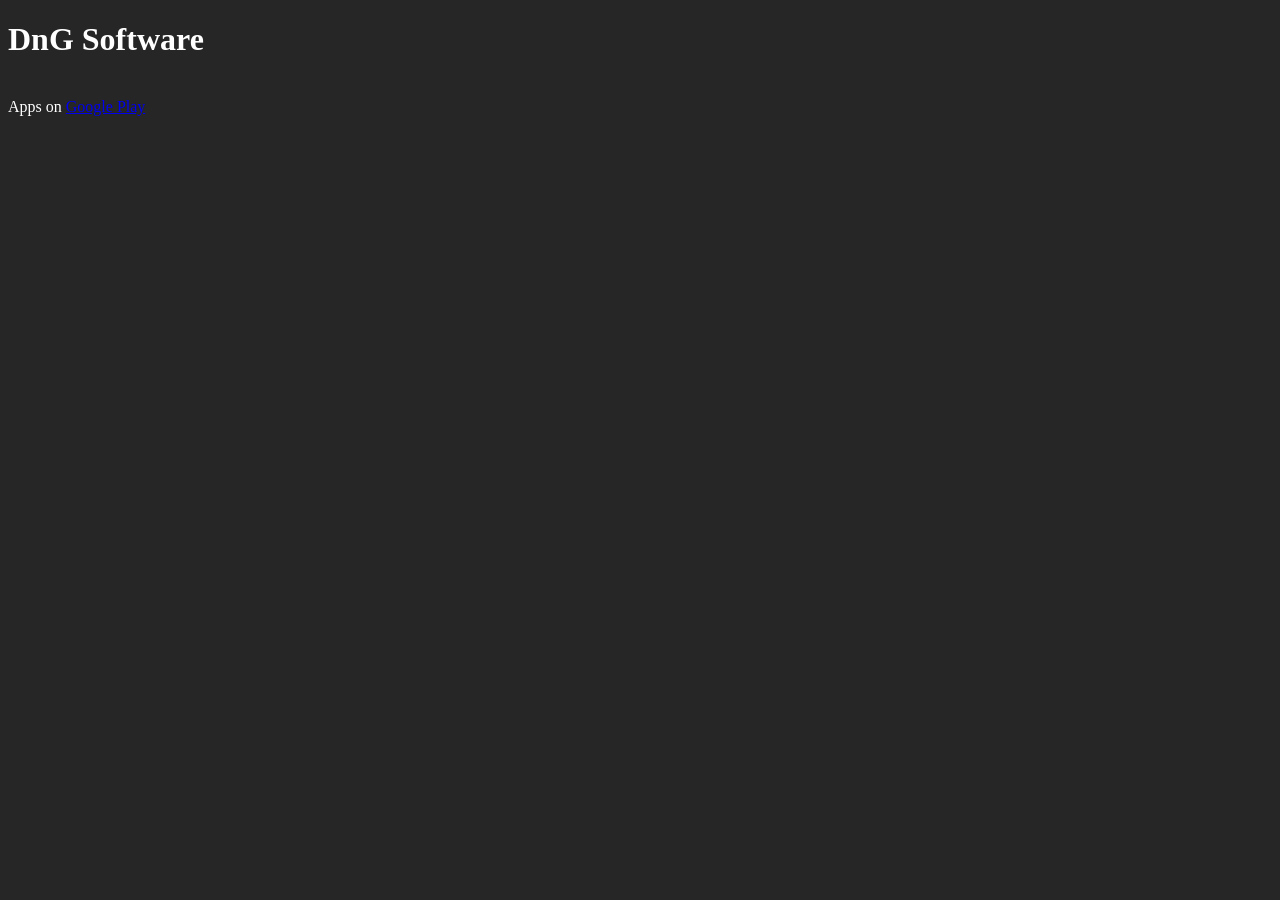
<file: index.html>
<!DOCTYPE html>
<html>
<head>
<title>DnG Software</title>
<style>
body {
    background-color: #262626;
	color: #ffffff;
}
</style>
</head>
<body>
<h1>DnG Software</h1>
<br>
Apps on <a href="https://play.google.com/store/apps/developer?id=DnG%20Software">Google Play</a>
</body>
</html>
</file>
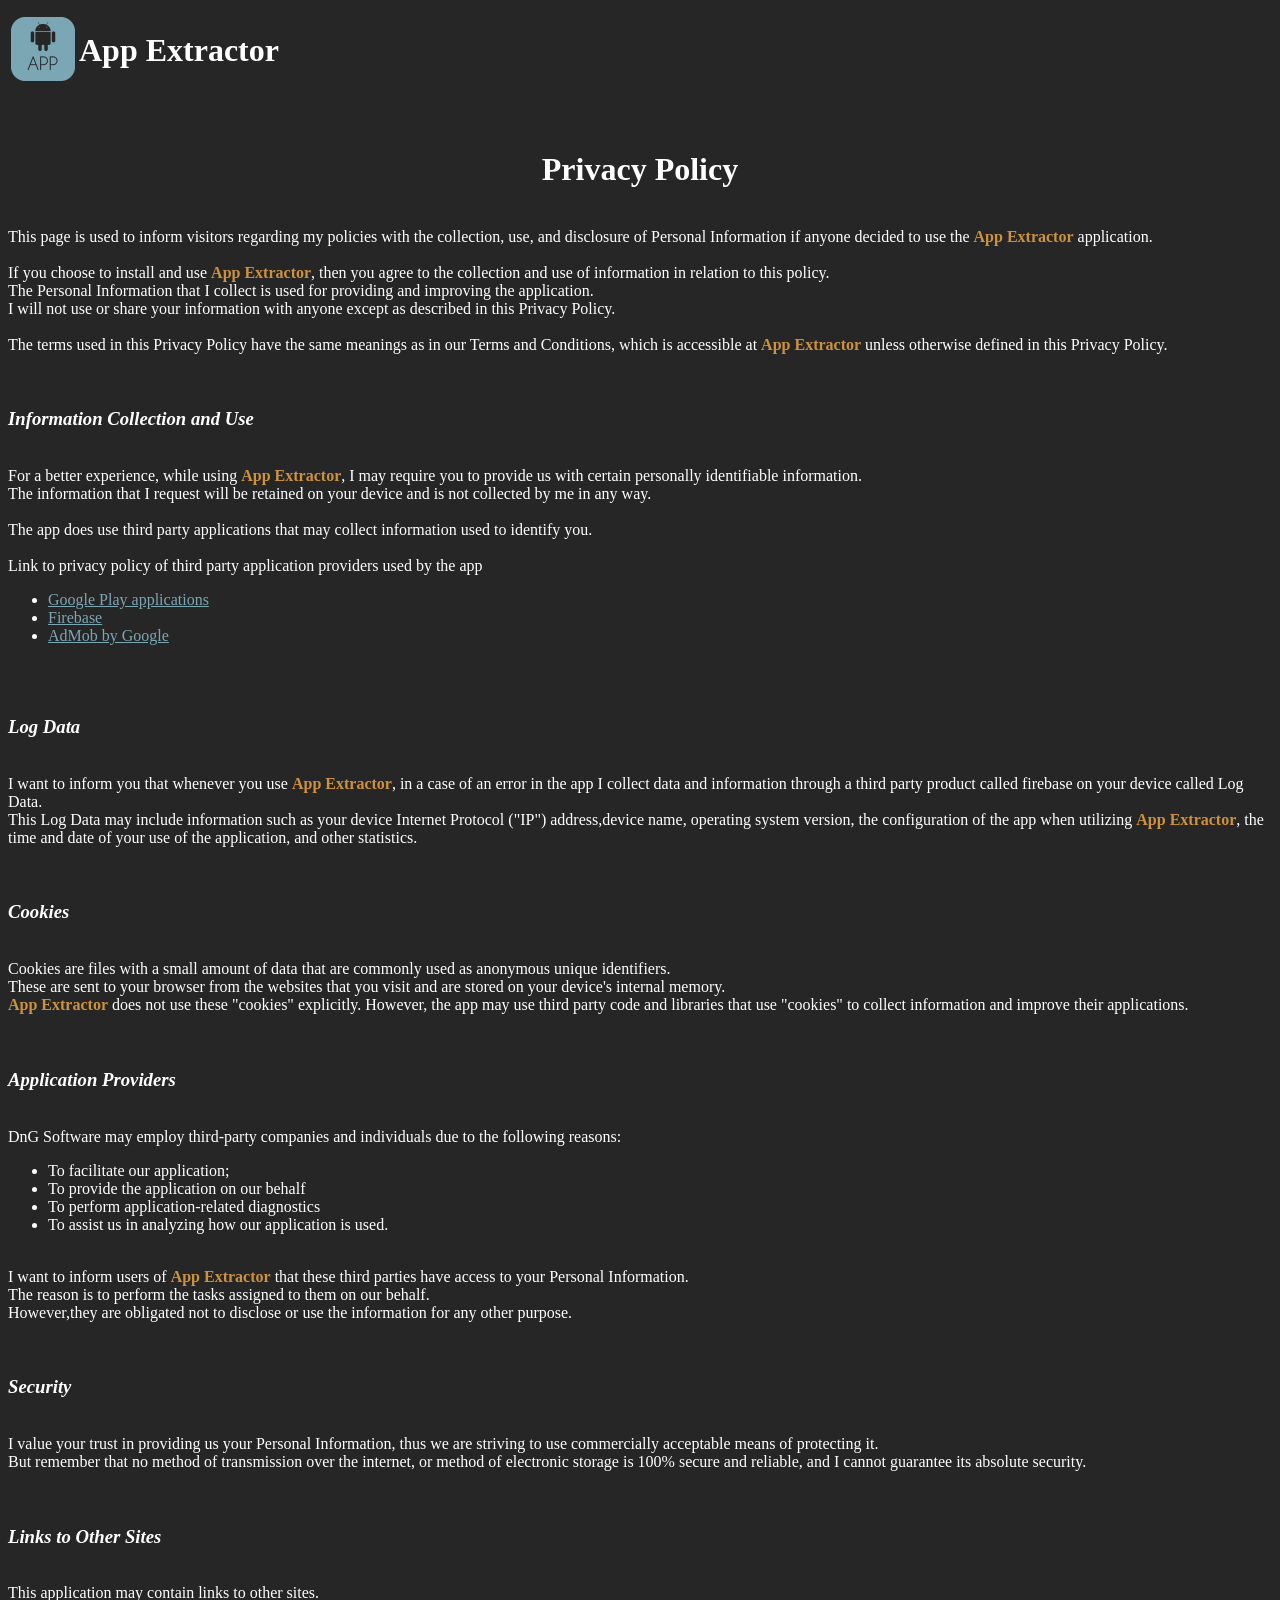
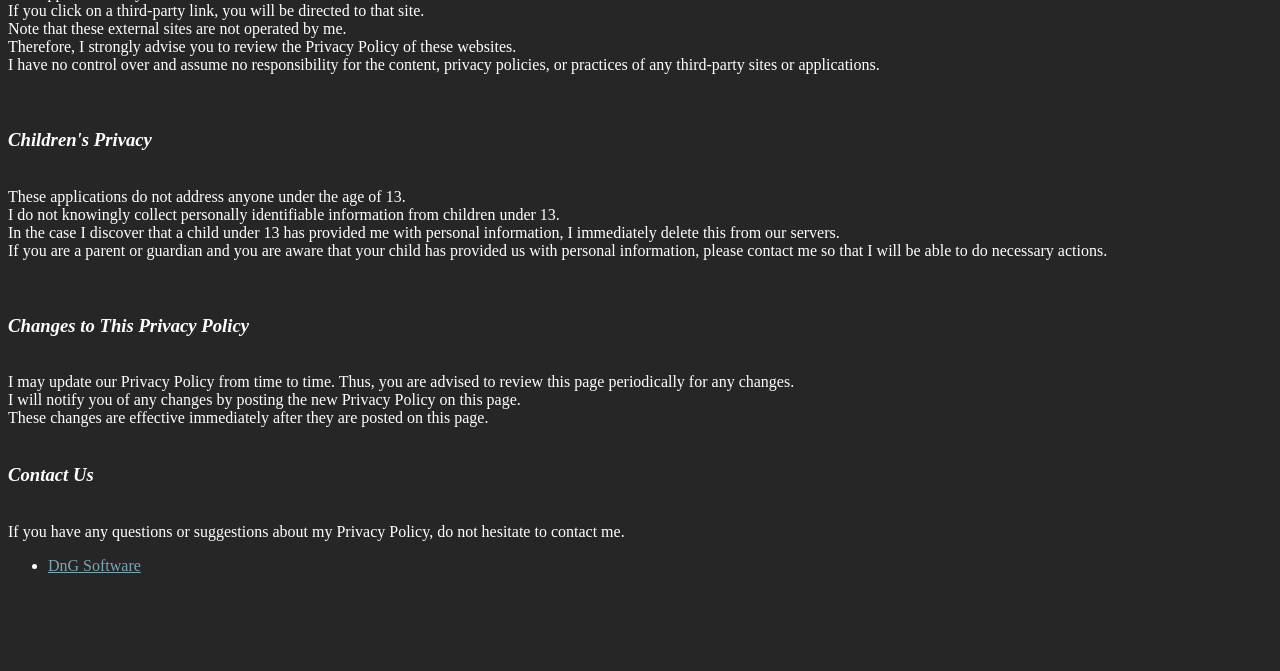
<file: appext.html>
<!DOCTYPE html>
<html>
<head>
<title>Privacy Policy</title>
<style>
body {
    background-color: #262626;
	color: #ffffff;
}
a:link {
    color: #7ba6b4;
}
a:visited {
    color: #7ba6b4;
}
 a:hover {
    color: red;
}
a:active {
     color: #7ba6b4;
} 
</style>
</head>
<table>
<tr>
<td><img src="apext_ico.png" width="64" height="64"></td>
<td><h1>App Extractor</h1></td>
</tr>
</table>
<br><br>

<center><h1>Privacy Policy</h1><br></center>

This page is used to inform visitors regarding my policies with the collection, use, and disclosure of Personal Information if anyone decided to use the <b><font color=#ce923e>App Extractor</font></b> application.<br><br>

If you choose to install and use <b><font color=#ce923e>App Extractor</font></b>, then you agree to the collection and use of information in relation to this policy.<br>
The Personal Information that I collect is used for providing and improving the application.<br>
I will not use or share your information with anyone except as described in this Privacy Policy.<br><br>

The terms used in this Privacy Policy have the same meanings as in our Terms and Conditions, which is accessible at <b><font color=#ce923e>App Extractor</font></b> unless otherwise defined in this Privacy Policy.<br><br><br>


<b><em><h3>Information Collection and Use</h3></em></b><br>

For a better experience, while using <b><font color=#ce923e>App Extractor</font></b>, I may require you to provide us with certain personally identifiable information.<br>
The information that I request will be retained on your device and is not collected by me in any way.<br><br>

The app does use third party applications that may collect information used to identify you.<br><br>


Link to privacy policy of third party application providers used by the app<br>
<ul> 
<li><a href="https://policies.google.com/privacy">Google Play applications</a></li>
<li><a href="https://firebase.google.com/support/privacy/">Firebase</a></li>
<li><a href="https://policies.google.com/privacy">AdMob by Google</a></li>
</ul><br><br>


<b><em><h3>Log Data</h3></em></b><br>

I want to inform you that whenever you use <b><font color=#ce923e>App Extractor</font></b>, in a case of an error in the app I collect data and information through a third party product called firebase on your device called Log Data.<br>
This Log Data may include information such as your device Internet Protocol ("IP") address,device name, operating system version, the configuration of the app when utilizing <b><font color=#ce923e>App Extractor</font></b>, the time and date of your use of the application, and other statistics.<br><br><br>


<b><em><h3>Cookies</h3></em></b><br>

Cookies are files with a small amount of data that are commonly used as anonymous unique identifiers.<br>
These are sent to your browser from the websites that you visit and are stored on your device's internal memory.<br>

<b><font color=#ce923e>App Extractor</font></b> does not use these "cookies" explicitly. However, the app may use third party code and libraries that use "cookies" to collect information and improve their applications.<br><br><br> 

<b><em><h3>Application Providers</h3></em></b><br>

DnG Software may employ third-party companies and individuals due to the following reasons:<br>
<ul> 
<li>To facilitate our application;</li>
<li>To provide the application on our behalf</li>
<li>To perform application-related diagnostics</li>
<li>To assist us in analyzing how our application is used.</li>
</ul> <br>


I want to inform users of <b><font color=#ce923e>App Extractor</font></b> that these third parties have access to your Personal Information.<br>
The reason is to perform the tasks assigned to them on our behalf.<br>
However,they are obligated not to disclose or use the information for any other purpose.<br><br><br> 

<b><em><h3>Security</h3></em></b><br>

I value your trust in providing us your Personal Information, thus we are striving to use commercially acceptable means of protecting it.<br>
But remember that no method of transmission over the internet, or method of electronic storage is 100% secure and reliable, and I cannot guarantee its absolute security.<br><br><br> 

<b><em><h3>Links to Other Sites</h3></em></b><br>

This application may contain links to other sites.<br> 
If you click on a third-party link, you will be directed to that site.<br> 
Note that these external sites are not operated by me.<br> 
Therefore, I strongly advise you to review the Privacy Policy of these websites.<br> 
I have no control over and assume no responsibility for the content, privacy policies, or practices of any third-party sites or applications.<br><br><br> 

<b><em><h3>Children's Privacy</h3></em></b><br>

These applications do not address anyone under the age of 13.<br> 
I do not knowingly collect personally identifiable information from children under 13.<br>
In the case I discover that a child under 13 has provided me with personal information, I immediately delete this from our servers.<br>
If you are a parent or guardian and you are aware that your child has provided us with personal information, please contact me so that I will be able to do necessary actions.<br><br> <br> 

<b><em><h3>Changes to This Privacy Policy</h3></em></b><br>

I may update our Privacy Policy from time to time. Thus, you are advised to review this page periodically for any changes.<br>
I will notify you of any changes by posting the new Privacy Policy on this page.<br>
These changes are effective immediately after they are posted on this page.<br><br>

<b><em><h3>Contact Us</h3></em></b><br>

If you have any questions or suggestions about my Privacy Policy, do not hesitate to contact me.<br>

<ul><li><a href="mailto:somecant@iprimus.com.au">DnG Software</a></li></ul><br>

<br><br><br>
</body>
</html>
</file>
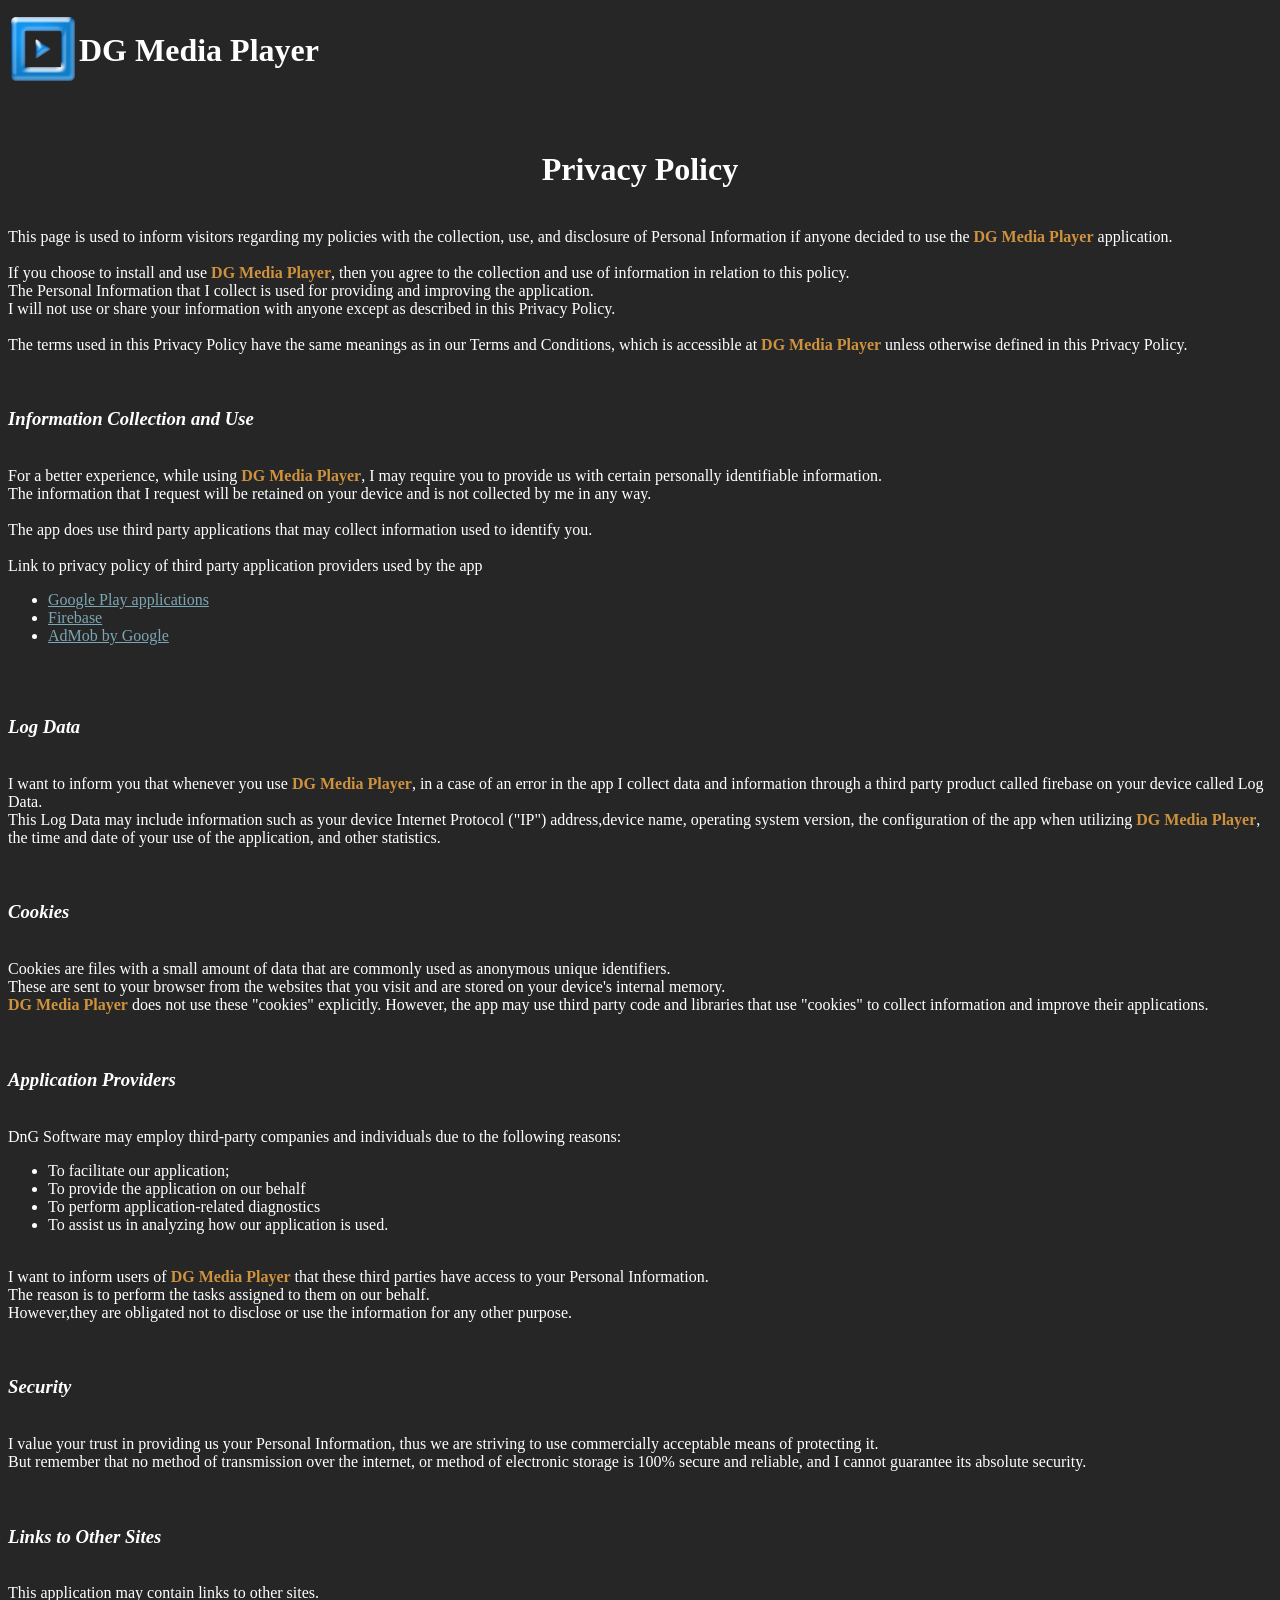
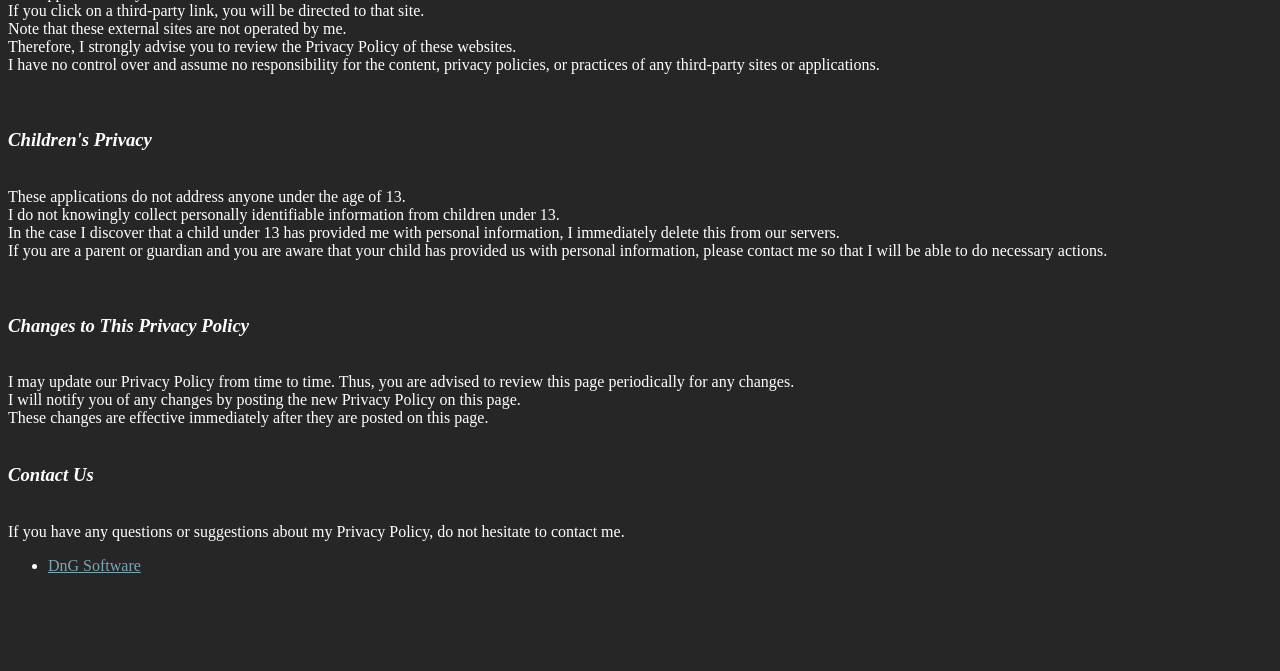
<file: dgmedia.html>
<!DOCTYPE html>
<html>
<head>
<title>Privacy Policy</title>
<style>
body {
    background-color: #262626;
	color: #ffffff;
}
a:link {
    color: #7ba6b4;
}
a:visited {
    color: #7ba6b4;
}
 a:hover {
    color: red;
}
a:active {
     color: #7ba6b4;
} 
</style>
</head>
<table>
<tr>
<td><img src="dgm_ico.png" width="64" height="64"></td>
<td><h1>DG Media Player</h1></td>
</tr>
</table>
<br><br>

<center><h1>Privacy Policy</h1><br></center>

This page is used to inform visitors regarding my policies with the collection, use, and disclosure of Personal Information if anyone decided to use the <b><font color=#ce923e>DG Media Player</font></b> application.<br><br>

If you choose to install and use <b><font color=#ce923e>DG Media Player</font></b>, then you agree to the collection and use of information in relation to this policy.<br>
The Personal Information that I collect is used for providing and improving the application.<br>
I will not use or share your information with anyone except as described in this Privacy Policy.<br><br>

The terms used in this Privacy Policy have the same meanings as in our Terms and Conditions, which is accessible at <b><font color=#ce923e>DG Media Player</font></b> unless otherwise defined in this Privacy Policy.<br><br><br>


<b><em><h3>Information Collection and Use</h3></em></b><br>

For a better experience, while using <b><font color=#ce923e>DG Media Player</font></b>, I may require you to provide us with certain personally identifiable information.<br>
The information that I request will be retained on your device and is not collected by me in any way.<br><br>

The app does use third party applications that may collect information used to identify you.<br><br>


Link to privacy policy of third party application providers used by the app<br>
<ul> 
<li><a href="https://policies.google.com/privacy">Google Play applications</a></li>
<li><a href="https://firebase.google.com/support/privacy/">Firebase</a></li>
<li><a href="https://policies.google.com/privacy">AdMob by Google</a></li>
</ul><br><br>


<b><em><h3>Log Data</h3></em></b><br>

I want to inform you that whenever you use <b><font color=#ce923e>DG Media Player</font></b>, in a case of an error in the app I collect data and information through a third party product called firebase on your device called Log Data.<br>
This Log Data may include information such as your device Internet Protocol ("IP") address,device name, operating system version, the configuration of the app when utilizing <b><font color=#ce923e>DG Media Player</font></b>, the time and date of your use of the application, and other statistics.<br><br><br>


<b><em><h3>Cookies</h3></em></b><br>

Cookies are files with a small amount of data that are commonly used as anonymous unique identifiers.<br>
These are sent to your browser from the websites that you visit and are stored on your device's internal memory.<br>

<b><font color=#ce923e>DG Media Player</font></b> does not use these "cookies" explicitly. However, the app may use third party code and libraries that use "cookies" to collect information and improve their applications.<br><br><br> 

<b><em><h3>Application Providers</h3></em></b><br>

DnG Software may employ third-party companies and individuals due to the following reasons:<br>
<ul> 
<li>To facilitate our application;</li>
<li>To provide the application on our behalf</li>
<li>To perform application-related diagnostics</li>
<li>To assist us in analyzing how our application is used.</li>
</ul> <br>


I want to inform users of <b><font color=#ce923e>DG Media Player</font></b> that these third parties have access to your Personal Information.<br>
The reason is to perform the tasks assigned to them on our behalf.<br>
However,they are obligated not to disclose or use the information for any other purpose.<br><br><br> 

<b><em><h3>Security</h3></em></b><br>

I value your trust in providing us your Personal Information, thus we are striving to use commercially acceptable means of protecting it.<br>
But remember that no method of transmission over the internet, or method of electronic storage is 100% secure and reliable, and I cannot guarantee its absolute security.<br><br><br> 

<b><em><h3>Links to Other Sites</h3></em></b><br>

This application may contain links to other sites.<br> 
If you click on a third-party link, you will be directed to that site.<br> 
Note that these external sites are not operated by me.<br> 
Therefore, I strongly advise you to review the Privacy Policy of these websites.<br> 
I have no control over and assume no responsibility for the content, privacy policies, or practices of any third-party sites or applications.<br><br><br> 

<b><em><h3>Children's Privacy</h3></em></b><br>

These applications do not address anyone under the age of 13.<br> 
I do not knowingly collect personally identifiable information from children under 13.<br>
In the case I discover that a child under 13 has provided me with personal information, I immediately delete this from our servers.<br>
If you are a parent or guardian and you are aware that your child has provided us with personal information, please contact me so that I will be able to do necessary actions.<br><br> <br> 

<b><em><h3>Changes to This Privacy Policy</h3></em></b><br>

I may update our Privacy Policy from time to time. Thus, you are advised to review this page periodically for any changes.<br>
I will notify you of any changes by posting the new Privacy Policy on this page.<br>
These changes are effective immediately after they are posted on this page.<br><br>

<b><em><h3>Contact Us</h3></em></b><br>

If you have any questions or suggestions about my Privacy Policy, do not hesitate to contact me.<br>

<ul><li><a href="mailto:somecant@iprimus.com.au">DnG Software</a></li></ul><br>

<br><br><br>
</body>
</html>
</file>
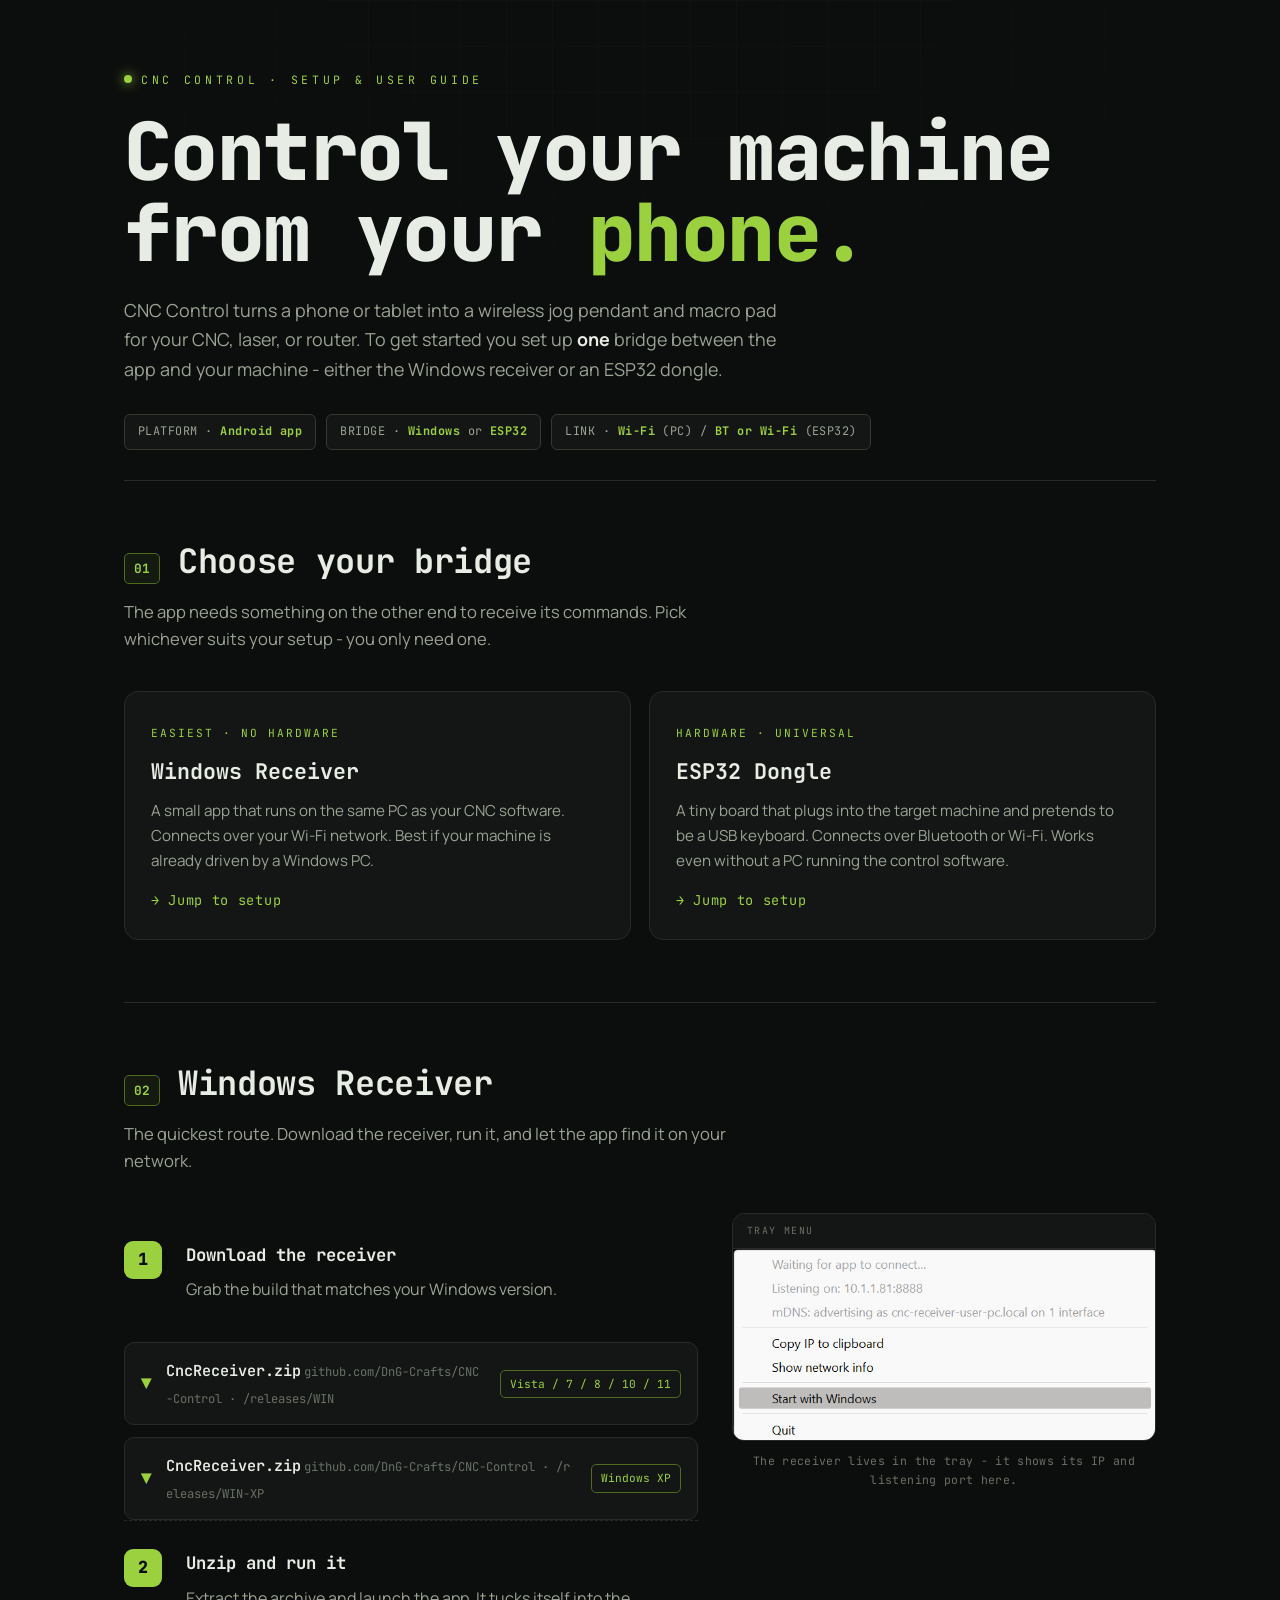
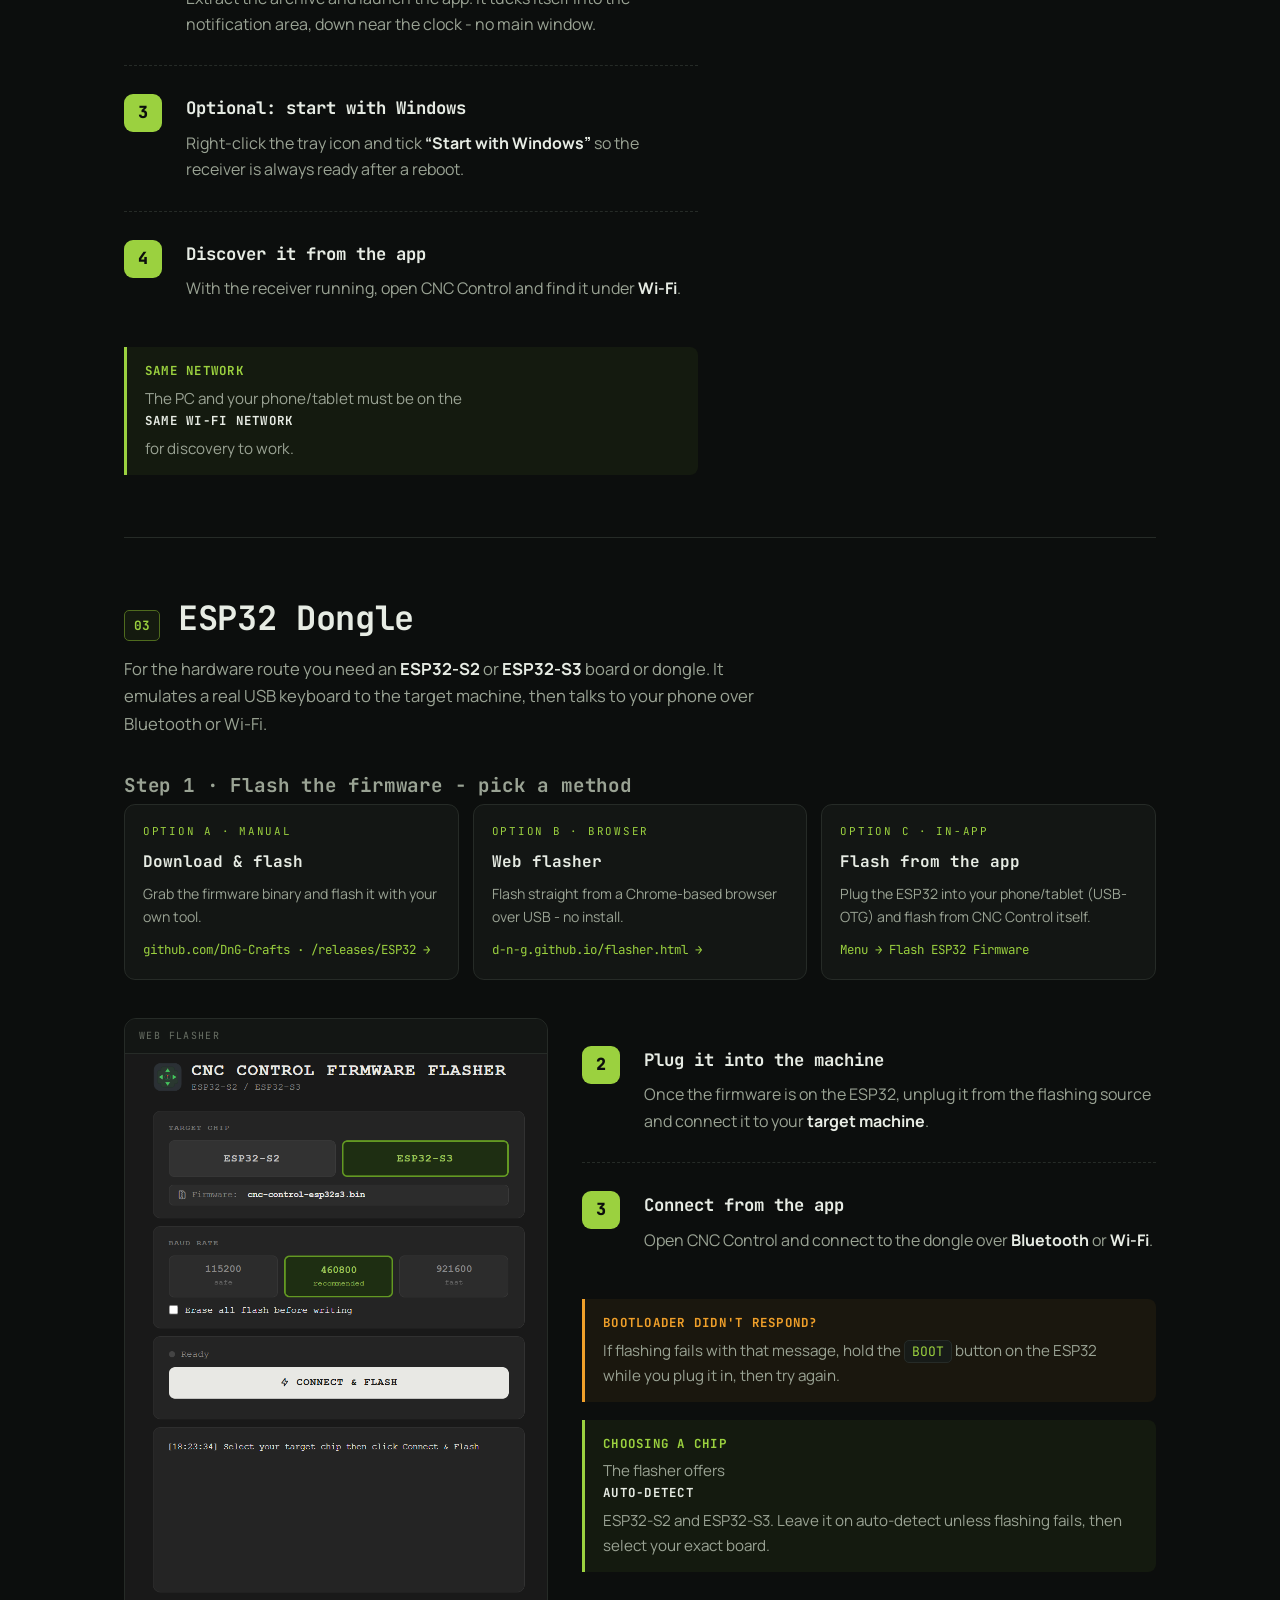
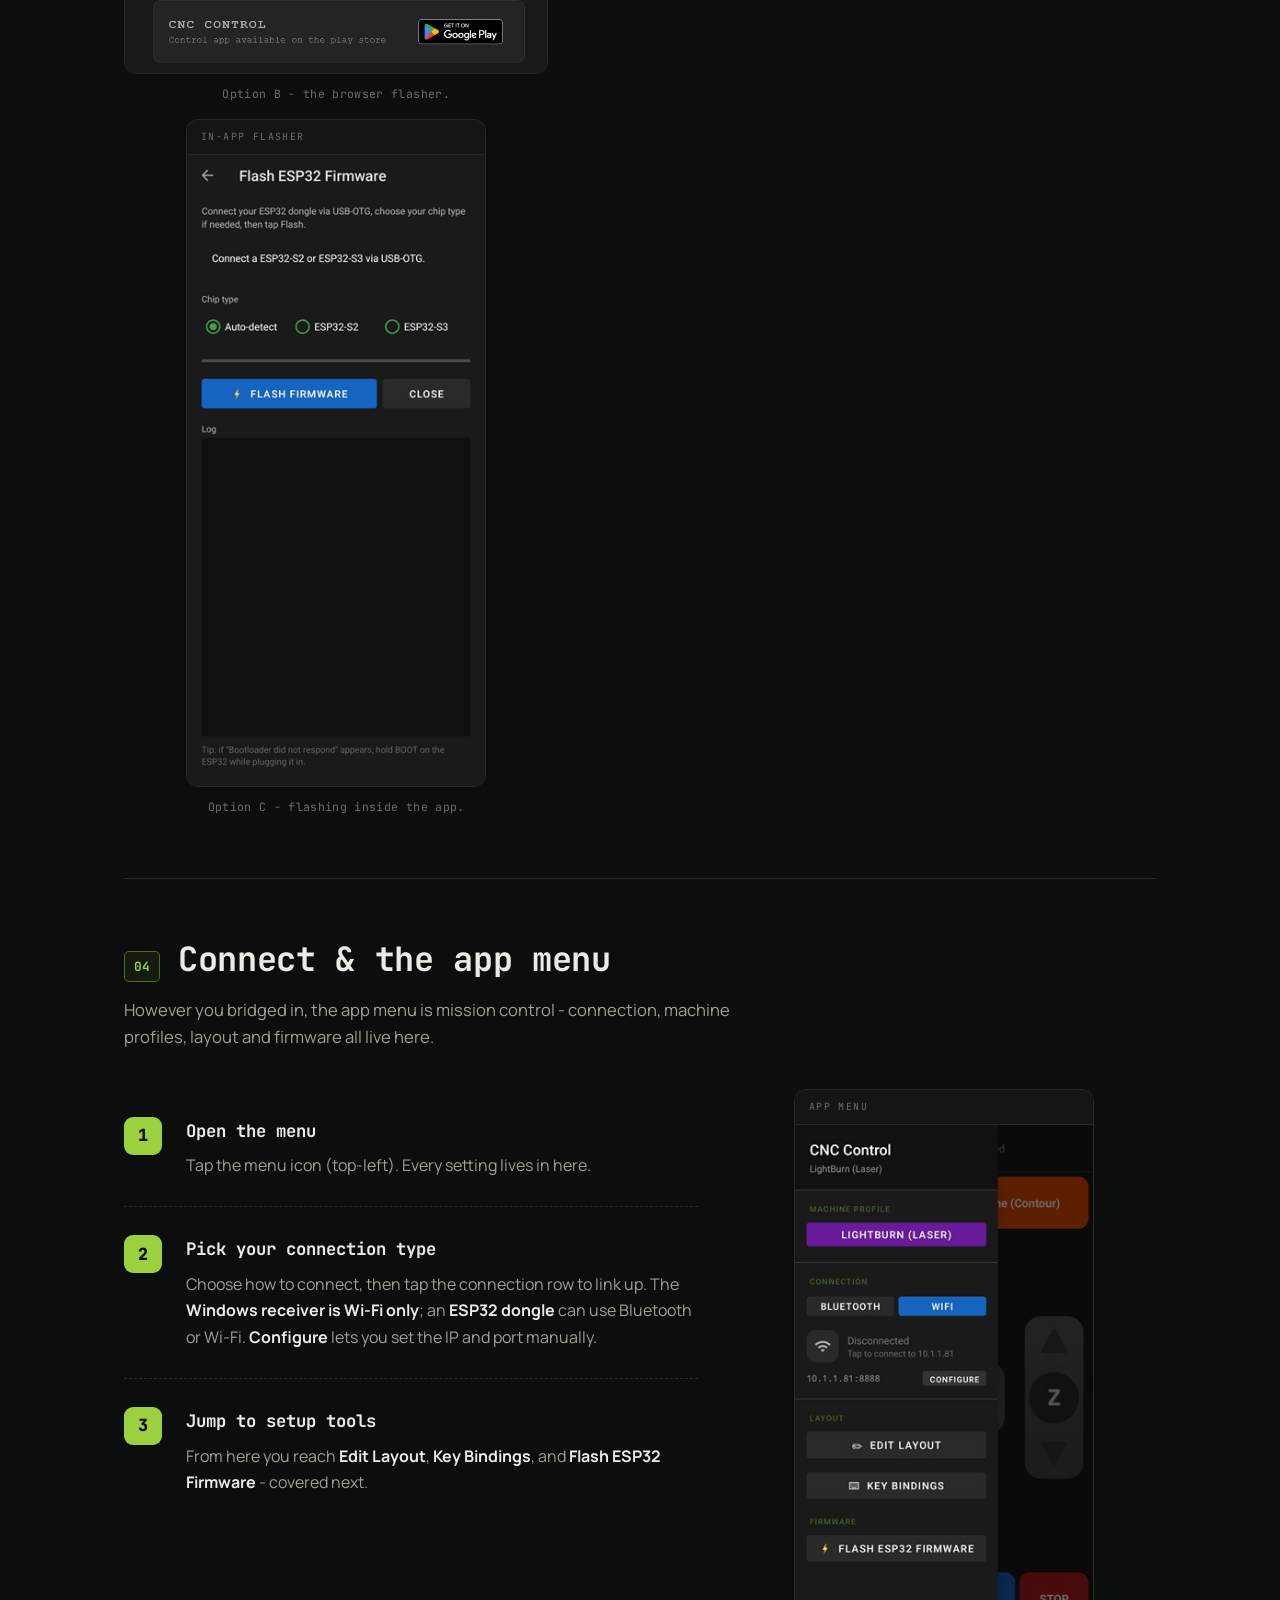
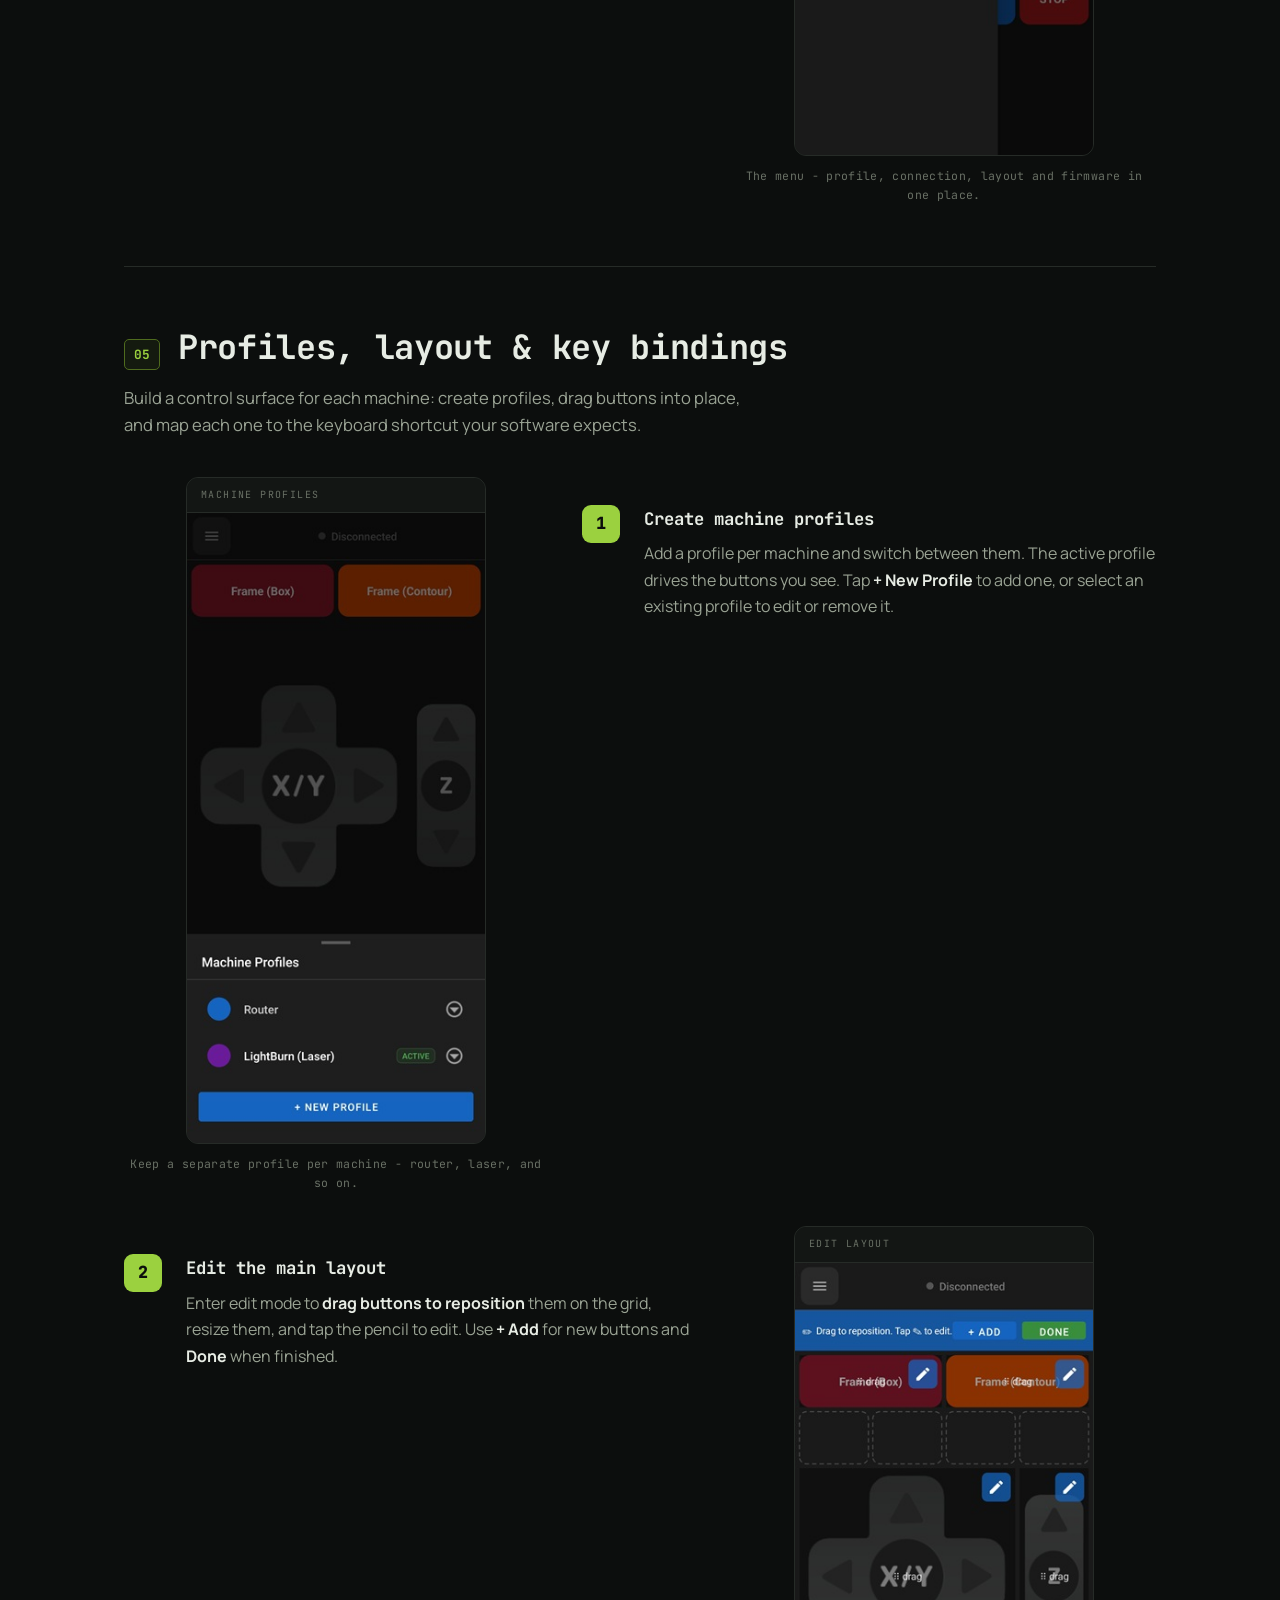
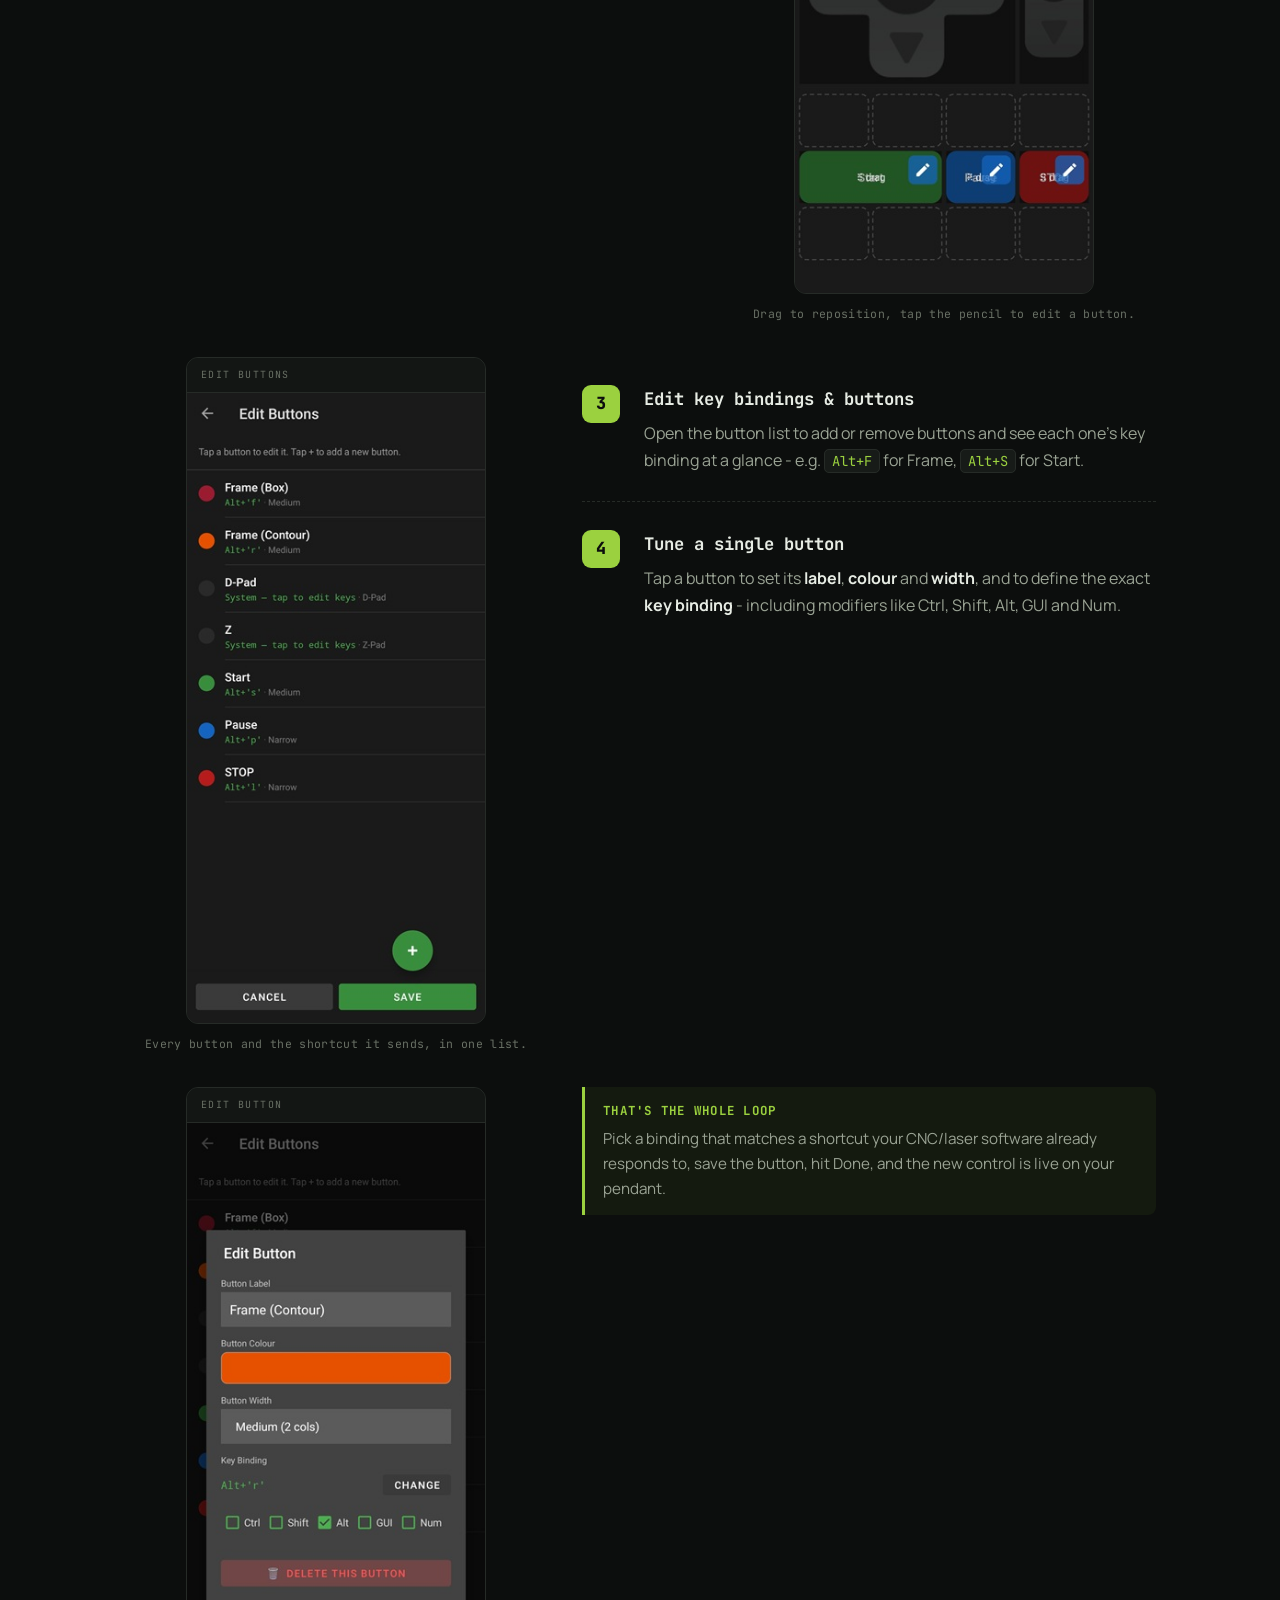
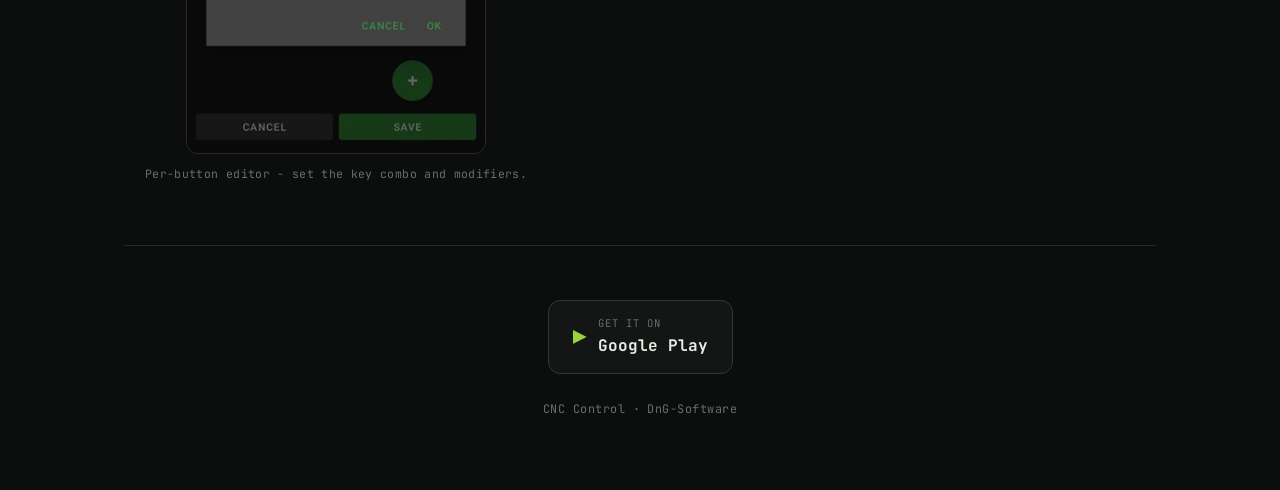
<file: guide.html>
<!DOCTYPE html>
<html lang="en">
<head>
<meta charset="UTF-8">
<meta name="viewport" content="width=device-width, initial-scale=1.0">
<title>CNC Control - Setup &amp; User Guide</title>
<link rel="preconnect" href="https://fonts.googleapis.com">
<link rel="preconnect" href="https://fonts.gstatic.com" crossorigin>
<link href="https://fonts.googleapis.com/css2?family=JetBrains+Mono:wght@400;500;700;800&family=Manrope:wght@400;500;600;700&display=swap" rel="stylesheet">
<style>
  :root{
    --bg:#0c0e0d;
    --panel:#131614;
    --panel-2:#171b18;
    --line:#262b27;
    --line-bright:#33392f;
    --ink:#e7ece4;
    --ink-dim:#9aa394;
    --ink-faint:#697065;
    --green:#9bd13f;
    --green-deep:#4f6b1e;
    --amber:#f0a02a;
    --blue:#3d8bf0;
    --red:#d24b4b;
    --mono:'JetBrains Mono',ui-monospace,monospace;
    --sans:'Manrope',system-ui,sans-serif;
  }
  *{box-sizing:border-box;margin:0;padding:0}
  html{scroll-behavior:smooth}
  body{
    background:var(--bg);
    color:var(--ink);
    font-family:var(--sans);
    line-height:1.65;
    -webkit-font-smoothing:antialiased;
    overflow-x:hidden;
  }
  /* engineering grid texture */
  body::before{
    content:"";position:fixed;inset:0;z-index:0;pointer-events:none;
    background-image:
      linear-gradient(var(--line) 1px,transparent 1px),
      linear-gradient(90deg,var(--line) 1px,transparent 1px);
    background-size:46px 46px;
    opacity:.18;
    mask-image:radial-gradient(ellipse 90% 60% at 50% 0%,#000 0%,transparent 75%);
  }
  .wrap{position:relative;z-index:1;max-width:1080px;margin:0 auto;padding:0 24px}

  /* ---------- HEADER ---------- */
  header{padding:64px 0 30px;border-bottom:1px solid var(--line)}
  .badge{
    font-family:var(--mono);font-size:.72rem;letter-spacing:.32em;
    text-transform:uppercase;color:var(--green);display:inline-flex;
    align-items:center;gap:9px;margin-bottom:22px;
  }
  .badge::before{content:"";width:8px;height:8px;border-radius:50%;
    background:var(--green);box-shadow:0 0 12px var(--green);animation:pulse 2.4s infinite}
  @keyframes pulse{0%,100%{opacity:1}50%{opacity:.35}}
  h1{
    font-family:var(--mono);font-weight:800;line-height:1.02;
    font-size:clamp(2.6rem,7vw,5rem);letter-spacing:-.02em;
  }
  h1 .accent{color:var(--green)}
  .lede{
    margin-top:22px;max-width:60ch;font-size:1.12rem;color:var(--ink-dim);
  }
  .meta-row{
    display:flex;flex-wrap:wrap;gap:10px;margin-top:30px;
    font-family:var(--mono);font-size:.74rem;
  }
  .chip{
    border:1px solid var(--line-bright);border-radius:6px;padding:7px 13px;
    color:var(--ink-dim);background:var(--panel);letter-spacing:.04em;
  }
  .chip b{color:var(--green);font-weight:700}

  /* ---------- SECTION SCAFFOLD ---------- */
  section{padding:62px 0;border-bottom:1px solid var(--line)}
  .sec-head{display:flex;align-items:baseline;gap:18px;margin-bottom:14px}
  .sec-num{
    font-family:var(--mono);font-size:.8rem;font-weight:700;color:var(--green);
    border:1px solid var(--green-deep);border-radius:5px;padding:4px 9px;
    flex-shrink:0;background:rgba(155,209,63,.06);
  }
  h2{
    font-family:var(--mono);font-weight:700;letter-spacing:-.01em;
    font-size:clamp(1.5rem,3.4vw,2.1rem);line-height:1.1;
  }
  .sec-sub{color:var(--ink-dim);margin:6px 0 38px;max-width:64ch;font-size:1.04rem}

  /* ---------- PATH CHOICE CARDS ---------- */
  .paths{display:grid;grid-template-columns:1fr 1fr;gap:18px;margin-top:8px}
  .path{
    background:var(--panel);border:1px solid var(--line);border-radius:14px;
    padding:26px;transition:.25s;text-decoration:none;color:inherit;display:block;
  }
  .path:hover{border-color:var(--green-deep);transform:translateY(-3px);
    box-shadow:0 16px 40px -20px rgba(155,209,63,.4)}
  .path .tag{font-family:var(--mono);font-size:.7rem;letter-spacing:.18em;
    text-transform:uppercase;color:var(--green)}
  .path h3{font-family:var(--mono);font-size:1.35rem;margin:10px 0 8px;font-weight:700}
  .path p{color:var(--ink-dim);font-size:.95rem}
  .path .arrow{font-family:var(--mono);color:var(--green);margin-top:16px;
    display:inline-block;font-size:.85rem;letter-spacing:.05em}

  /* ---------- STEPS ---------- */
  .step{
    display:grid;grid-template-columns:auto 1fr;gap:24px;
    padding:28px 0;border-top:1px dashed var(--line);
  }
  .step:first-of-type{border-top:none}
  .step-n{
    font-family:var(--mono);font-weight:800;font-size:1.05rem;color:var(--bg);
    background:var(--green);width:38px;height:38px;border-radius:9px;
    display:flex;align-items:center;justify-content:center;flex-shrink:0;
  }
  .step h4{font-family:var(--mono);font-size:1.08rem;margin-bottom:7px;font-weight:700}
  .step p{color:var(--ink-dim);font-size:1rem}
  .step p + p{margin-top:8px}

  /* layouts pairing screenshot + text */
  .split{display:grid;grid-template-columns:1.15fr .85fr;gap:34px;align-items:start}
  .split.flip{grid-template-columns:.85fr 1.15fr}
  .split.flip .shot-col{order:-1}

  /* ---------- SCREENSHOTS ---------- */
  figure{
    background:var(--panel-2);border:1px solid var(--line);border-radius:12px;
    overflow:hidden;
  }
  /* label as a window titlebar above the image - never overlaps screenshot content */
  figure::before{content:attr(data-label);display:flex;align-items:center;gap:8px;
    font-family:var(--mono);font-size:.62rem;letter-spacing:.14em;text-transform:uppercase;
    color:var(--ink-faint);padding:9px 14px;background:var(--panel);
    border-bottom:1px solid var(--line)}
  figure img{display:block;width:100%;height:auto}
  figure.phone{max-width:300px;margin:0 auto}
  figcaption{font-family:var(--mono);font-size:.72rem;color:var(--ink-faint);
    text-align:center;margin-top:10px;letter-spacing:.03em}

  /* ---------- LINKS / DOWNLOAD ROWS ---------- */
  .dl{
    display:flex;align-items:center;gap:14px;flex-wrap:wrap;
    background:var(--panel);border:1px solid var(--line);border-radius:10px;
    padding:14px 16px;margin-top:12px;transition:.2s;text-decoration:none;color:inherit;
  }
  .dl:hover{border-color:var(--green-deep);background:var(--panel-2)}
  .dl .ic{font-family:var(--mono);color:var(--green);font-size:1.1rem;flex-shrink:0}
  .dl .dl-body{flex:1;min-width:200px}
  .dl .dl-t{font-family:var(--mono);font-weight:600;font-size:.95rem}
  .dl .dl-u{font-family:var(--mono);font-size:.76rem;color:var(--ink-faint);
    word-break:break-all;margin-top:2px}
  .dl .dl-os{font-family:var(--mono);font-size:.7rem;color:var(--green);
    border:1px solid var(--green-deep);border-radius:5px;padding:4px 9px;flex-shrink:0}

  /* ---------- NOTE / CALLOUT ---------- */
  .note{
    border-left:3px solid var(--amber);background:rgba(240,160,42,.06);
    padding:14px 18px;border-radius:0 8px 8px 0;margin-top:18px;font-size:.95rem;
    color:var(--ink-dim);
  }
  .note b{color:var(--amber);font-family:var(--mono);font-size:.78rem;
    letter-spacing:.1em;text-transform:uppercase;display:block;margin-bottom:4px}
  .tip{border-left-color:var(--green);background:rgba(155,209,63,.06)}
  .tip b{color:var(--green)}

  code{font-family:var(--mono);background:var(--panel-2);border:1px solid var(--line);
    padding:2px 7px;border-radius:5px;font-size:.86em;color:var(--green)}

  /* methods within ESP32 */
  .methods{display:grid;grid-template-columns:repeat(3,1fr);gap:14px;margin-top:8px}
  .method{background:var(--panel);border:1px solid var(--line);border-radius:11px;
    padding:18px;display:flex;flex-direction:column}
  .method .m-rank{font-family:var(--mono);font-size:.68rem;letter-spacing:.16em;
    text-transform:uppercase;color:var(--green);margin-bottom:8px}
  .method h4{font-family:var(--mono);font-size:1rem;margin-bottom:6px}
  .method p{color:var(--ink-dim);font-size:.88rem;flex:1}
  .method a{font-family:var(--mono);font-size:.78rem;color:var(--green);
    text-decoration:none;margin-top:12px;word-break:break-all}
  .method a:hover{text-decoration:underline}

  /* ---------- FOOTER ---------- */
  footer{padding:54px 0 70px;text-align:center}
  .play{display:inline-flex;align-items:center;gap:12px;background:var(--panel);
    border:1px solid var(--line-bright);border-radius:12px;padding:14px 24px;
    text-decoration:none;color:var(--ink);font-family:var(--mono);transition:.2s}
  .play:hover{border-color:var(--green-deep);transform:translateY(-2px)}
  .play .pl-sub{font-size:.66rem;color:var(--ink-faint);letter-spacing:.1em;
    text-transform:uppercase;display:block;text-align:left}
  .play .pl-main{font-size:1rem;font-weight:700;display:block;text-align:left}
  .foot-note{color:var(--ink-faint);font-family:var(--mono);font-size:.74rem;
    margin-top:26px;letter-spacing:.04em}

  /* reveal animation */
  .reveal{opacity:0;transform:translateY(22px);transition:.7s cubic-bezier(.2,.7,.2,1)}
  .reveal.in{opacity:1;transform:none}

  @media(max-width:760px){
    .paths{grid-template-columns:1fr}
    .split,.split.flip{grid-template-columns:1fr;gap:22px}
    .split.flip .shot-col{order:0}
    .methods{grid-template-columns:1fr}
    .step{gap:16px}
    header{padding:46px 0 26px}
  }
</style>
</head>
<body>

<div class="wrap">

  <!-- HEADER -->
  <header>
    <span class="badge">CNC Control · Setup &amp; User Guide</span>
    <h1>Control your machine<br>from your <span class="accent">phone.</span></h1>
    <p class="lede">CNC Control turns a phone or tablet into a wireless jog pendant and macro pad for your CNC, laser, or router. To get started you set up <b style="color:var(--ink)">one</b> bridge between the app and your machine - either the Windows receiver or an ESP32 dongle.</p>
    <div class="meta-row">
      <span class="chip">PLATFORM · <b>Android app</b></span>
      <span class="chip">BRIDGE · <b>Windows</b> or <b>ESP32</b></span>
      <span class="chip">LINK · <b>Wi-Fi</b> (PC) / <b>BT or Wi-Fi</b> (ESP32)</span>
    </div>
  </header>

  <!-- CHOOSE A BRIDGE -->
  <section class="reveal">
    <div class="sec-head"><span class="sec-num">01</span><h2>Choose your bridge</h2></div>
    <p class="sec-sub">The app needs something on the other end to receive its commands. Pick whichever suits your setup - you only need one.</p>
    <div class="paths">
      <a class="path" href="#windows">
        <span class="tag">Easiest · No hardware</span>
        <h3>Windows Receiver</h3>
        <p>A small app that runs on the same PC as your CNC software. Connects over your Wi-Fi network. Best if your machine is already driven by a Windows PC.</p>
        <span class="arrow">→ Jump to setup</span>
      </a>
      <a class="path" href="#esp32">
        <span class="tag">Hardware · Universal</span>
        <h3>ESP32 Dongle</h3>
        <p>A tiny board that plugs into the target machine and pretends to be a USB keyboard. Connects over Bluetooth or Wi-Fi. Works even without a PC running the control software.</p>
        <span class="arrow">→ Jump to setup</span>
      </a>
    </div>
  </section>

  <!-- WINDOWS -->
  <section id="windows" class="reveal">
    <div class="sec-head"><span class="sec-num">02</span><h2>Windows Receiver</h2></div>
    <p class="sec-sub">The quickest route. Download the receiver, run it, and let the app find it on your network.</p>

    <div class="split">
      <div>
        <div class="step">
          <span class="step-n">1</span>
          <div>
            <h4>Download the receiver</h4>
            <p>Grab the build that matches your Windows version.</p>
          </div>
        </div>

        <a class="dl" href="https://github.com/DnG-Crafts/CNC-Control/releases/download/WIN/CncReceiver.zip">
          <span class="ic">▼</span>
          <span class="dl-body">
            <span class="dl-t">CncReceiver.zip</span>
            <span class="dl-u">github.com/DnG-Crafts/CNC-Control · /releases/WIN</span>
          </span>
          <span class="dl-os">Vista / 7 / 8 / 10 / 11</span>
        </a>
        <a class="dl" href="https://github.com/DnG-Crafts/CNC-Control/releases/download/WIN-XP/CncReceiver.zip">
          <span class="ic">▼</span>
          <span class="dl-body">
            <span class="dl-t">CncReceiver.zip</span>
            <span class="dl-u">github.com/DnG-Crafts/CNC-Control · /releases/WIN-XP</span>
          </span>
          <span class="dl-os">Windows XP</span>
        </a>

        <div class="step">
          <span class="step-n">2</span>
          <div>
            <h4>Unzip and run it</h4>
            <p>Extract the archive and launch the app. It tucks itself into the notification area, down near the clock - no main window.</p>
          </div>
        </div>

        <div class="step">
          <span class="step-n">3</span>
          <div>
            <h4>Optional: start with Windows</h4>
            <p>Right-click the tray icon and tick <b style="color:var(--ink)">“Start with Windows”</b> so the receiver is always ready after a reboot.</p>
          </div>
        </div>

        <div class="step">
          <span class="step-n">4</span>
          <div>
            <h4>Discover it from the app</h4>
            <p>With the receiver running, open CNC Control and find it under <b style="color:var(--ink)">Wi-Fi</b>.</p>
          </div>
        </div>

        <div class="note tip">
          <b>Same network</b>
          The PC and your phone/tablet must be on the <b style="color:var(--ink)">same Wi-Fi network</b> for discovery to work.
        </div>
      </div>

      <div class="shot-col">
        <figure data-label="Tray menu">
          <img src="[data-uri]" alt="Windows receiver notification-area menu showing the listening IP address and the Start with Windows option">
        </figure>
        <figcaption>The receiver lives in the tray - it shows its IP and listening port here.</figcaption>
      </div>
    </div>
  </section>

  <!-- ESP32 -->
  <section id="esp32" class="reveal">
    <div class="sec-head"><span class="sec-num">03</span><h2>ESP32 Dongle</h2></div>
    <p class="sec-sub">For the hardware route you need an <b style="color:var(--ink)">ESP32-S2</b> or <b style="color:var(--ink)">ESP32-S3</b> board or dongle. It emulates a real USB keyboard to the target machine, then talks to your phone over Bluetooth or Wi-Fi.</p>

    <div class="sec-head" style="margin-top:8px;margin-bottom:8px">
      <h2 style="font-size:1.2rem;color:var(--ink-dim)">Step 1 · Flash the firmware - pick a method</h2>
    </div>
    <div class="methods">
      <div class="method">
        <span class="m-rank">Option A · Manual</span>
        <h4>Download &amp; flash</h4>
        <p>Grab the firmware binary and flash it with your own tool.</p>
        <a href="https://github.com/DnG-Crafts/CNC-Control/releases/tag/ESP32">github.com/DnG-Crafts · /releases/ESP32 →</a>
      </div>
      <div class="method">
        <span class="m-rank">Option B · Browser</span>
        <h4>Web flasher</h4>
        <p>Flash straight from a Chrome-based browser over USB - no install.</p>
        <a href="https://d-n-g.github.io/flasher.html">d-n-g.github.io/flasher.html →</a>
      </div>
      <div class="method">
        <span class="m-rank">Option C · In-app</span>
        <h4>Flash from the app</h4>
        <p>Plug the ESP32 into your phone/tablet (USB-OTG) and flash from CNC Control itself.</p>
        <a href="#">Menu → Flash ESP32 Firmware</a>
      </div>
    </div>

    <div class="split flip" style="margin-top:38px">
      <div class="shot-col">
        <figure data-label="Web flasher">
          <img src="[data-uri]" alt="CNC Control web-based firmware flasher with target chip and baud rate selection">
        </figure>
        <figcaption>Option B - the browser flasher.</figcaption>
        <figure class="phone" data-label="In-app flasher" style="margin-top:16px">
          <img src="[data-uri]" alt="Flash ESP32 Firmware screen inside the CNC Control app">
        </figure>
        <figcaption>Option C - flashing inside the app.</figcaption>
      </div>

      <div>
        <div class="step">
          <span class="step-n">2</span>
          <div>
            <h4>Plug it into the machine</h4>
            <p>Once the firmware is on the ESP32, unplug it from the flashing source and connect it to your <b style="color:var(--ink)">target machine</b>.</p>
          </div>
        </div>
        <div class="step">
          <span class="step-n">3</span>
          <div>
            <h4>Connect from the app</h4>
            <p>Open CNC Control and connect to the dongle over <b style="color:var(--ink)">Bluetooth</b> or <b style="color:var(--ink)">Wi-Fi</b>.</p>
          </div>
        </div>
        <div class="note">
          <b>Bootloader didn't respond?</b>
          If flashing fails with that message, hold the <code>BOOT</code> button on the ESP32 while you plug it in, then try again.
        </div>
        <div class="note tip">
          <b>Choosing a chip</b>
          The flasher offers <b style="color:var(--ink)">Auto-detect</b>ESP32-S2 and ESP32-S3. Leave it on auto-detect unless flashing fails, then select your exact board.
        </div>
      </div>
    </div>
  </section>

  <!-- CONNECT & MENU -->
  <section class="reveal">
    <div class="sec-head"><span class="sec-num">04</span><h2>Connect &amp; the app menu</h2></div>
    <p class="sec-sub">However you bridged in, the app menu is mission control - connection, machine profiles, layout and firmware all live here.</p>

    <div class="split">
      <div>
        <div class="step">
          <span class="step-n">1</span>
          <div>
            <h4>Open the menu</h4>
            <p>Tap the menu icon (top-left). Every setting lives in here.</p>
          </div>
        </div>
        <div class="step">
          <span class="step-n">2</span>
          <div>
            <h4>Pick your connection type</h4>
            <p>Choose how to connect, then tap the connection row to link up. The <b style="color:var(--ink)">Windows receiver is Wi-Fi only</b>; an <b style="color:var(--ink)">ESP32 dongle</b> can use Bluetooth or Wi-Fi. <b style="color:var(--ink)">Configure</b> lets you set the IP and port manually.</p>
          </div>
        </div>
        <div class="step">
          <span class="step-n">3</span>
          <div>
            <h4>Jump to setup tools</h4>
            <p>From here you reach <b style="color:var(--ink)">Edit Layout</b>, <b style="color:var(--ink)">Key Bindings</b>, and <b style="color:var(--ink)">Flash ESP32 Firmware</b> - covered next.</p>
          </div>
        </div>
      </div>
      <div class="shot-col">
        <figure class="phone" data-label="App menu">
          <img src="[data-uri]" alt="CNC Control app menu showing machine profile, connection type, layout and firmware options">
        </figure>
        <figcaption>The menu - profile, connection, layout and firmware in one place.</figcaption>
      </div>
    </div>
  </section>

  <!-- PROFILES & BINDINGS -->
  <section class="reveal">
    <div class="sec-head"><span class="sec-num">05</span><h2>Profiles, layout &amp; key bindings</h2></div>
    <p class="sec-sub">Build a control surface for each machine: create profiles, drag buttons into place, and map each one to the keyboard shortcut your software expects.</p>

    <div class="split flip">
      <div class="shot-col">
        <figure class="phone" data-label="Machine profiles">
          <img src="[data-uri]" alt="Machine Profiles screen with multiple profiles and a New Profile button">
        </figure>
        <figcaption>Keep a separate profile per machine - router, laser, and so on.</figcaption>
      </div>
      <div>
        <div class="step">
          <span class="step-n">1</span>
          <div>
            <h4>Create machine profiles</h4>
            <p>Add a profile per machine and switch between them. The active profile drives the buttons you see. Tap <b style="color:var(--ink)">+ New Profile</b> to add one, or select an existing profile to edit or remove it.</p>
          </div>
        </div>
      </div>
    </div>

    <div class="split" style="margin-top:34px">
      <div>
        <div class="step">
          <span class="step-n">2</span>
          <div>
            <h4>Edit the main layout</h4>
            <p>Enter edit mode to <b style="color:var(--ink)">drag buttons to reposition</b> them on the grid, resize them, and tap the pencil to edit. Use <b style="color:var(--ink)">+ Add</b> for new buttons and <b style="color:var(--ink)">Done</b> when finished.</p>
          </div>
        </div>
      </div>
      <div class="shot-col">
        <figure class="phone" data-label="Edit layout">
          <img src="[data-uri]" alt="Layout edit mode showing draggable buttons on a grid">
        </figure>
        <figcaption>Drag to reposition, tap the pencil to edit a button.</figcaption>
      </div>
    </div>

    <div class="split flip" style="margin-top:34px">
      <div class="shot-col">
        <figure class="phone" data-label="Edit buttons">
          <img src="[data-uri]" alt="Edit Buttons list showing each button with its key binding">
        </figure>
        <figcaption>Every button and the shortcut it sends, in one list.</figcaption>
      </div>
      <div>
        <div class="step">
          <span class="step-n">3</span>
          <div>
            <h4>Edit key bindings &amp; buttons</h4>
            <p>Open the button list to add or remove buttons and see each one's key binding at a glance - e.g. <code>Alt+F</code> for Frame, <code>Alt+S</code> for Start.</p>
          </div>
        </div>
        <div class="step">
          <span class="step-n">4</span>
          <div>
            <h4>Tune a single button</h4>
            <p>Tap a button to set its <b style="color:var(--ink)">label</b>, <b style="color:var(--ink)">colour</b> and <b style="color:var(--ink)">width</b>, and to define the exact <b style="color:var(--ink)">key binding</b> - including modifiers like Ctrl, Shift, Alt, GUI and Num.</p>
          </div>
        </div>
      </div>
    </div>

    <div class="split flip" style="margin-top:34px">
      <div class="shot-col">
        <figure class="phone" data-label="Edit button">
          <img src="[data-uri]" alt="Edit Button dialog with label, colour, width and key binding fields">
        </figure>
        <figcaption>Per-button editor - set the key combo and modifiers.</figcaption>
      </div>
      <div style="display:flex;align-items:center">
        <div class="note tip" style="margin:0">
          <b>That's the whole loop</b>
          Pick a binding that matches a shortcut your CNC/laser software already responds to, save the button, hit Done, and the new control is live on your pendant.
        </div>
      </div>
    </div>
  </section>

  <!-- FOOTER -->
  <footer class="reveal">
    <a class="play" href="https://play.google.com/store/apps/details?id=dngsoftware.cnccontrol&hl=en" target="_blank" rel="noopener">
      <span class="ic" style="font-family:var(--mono);color:var(--green);font-size:1.4rem">▶</span>
      <span>
        <span class="pl-sub">Get it on</span>
        <span class="pl-main">Google Play</span>
      </span>
    </a>
    <p class="foot-note">CNC Control · DnG-Software</p>
  </footer>

</div>

<script>
  const io = new IntersectionObserver((es)=>{
    es.forEach(e=>{ if(e.isIntersecting){ e.target.classList.add('in'); io.unobserve(e.target);} });
  },{threshold:.12});
  document.querySelectorAll('.reveal').forEach(el=>io.observe(el));
</script>
</body>
</html>
</file>
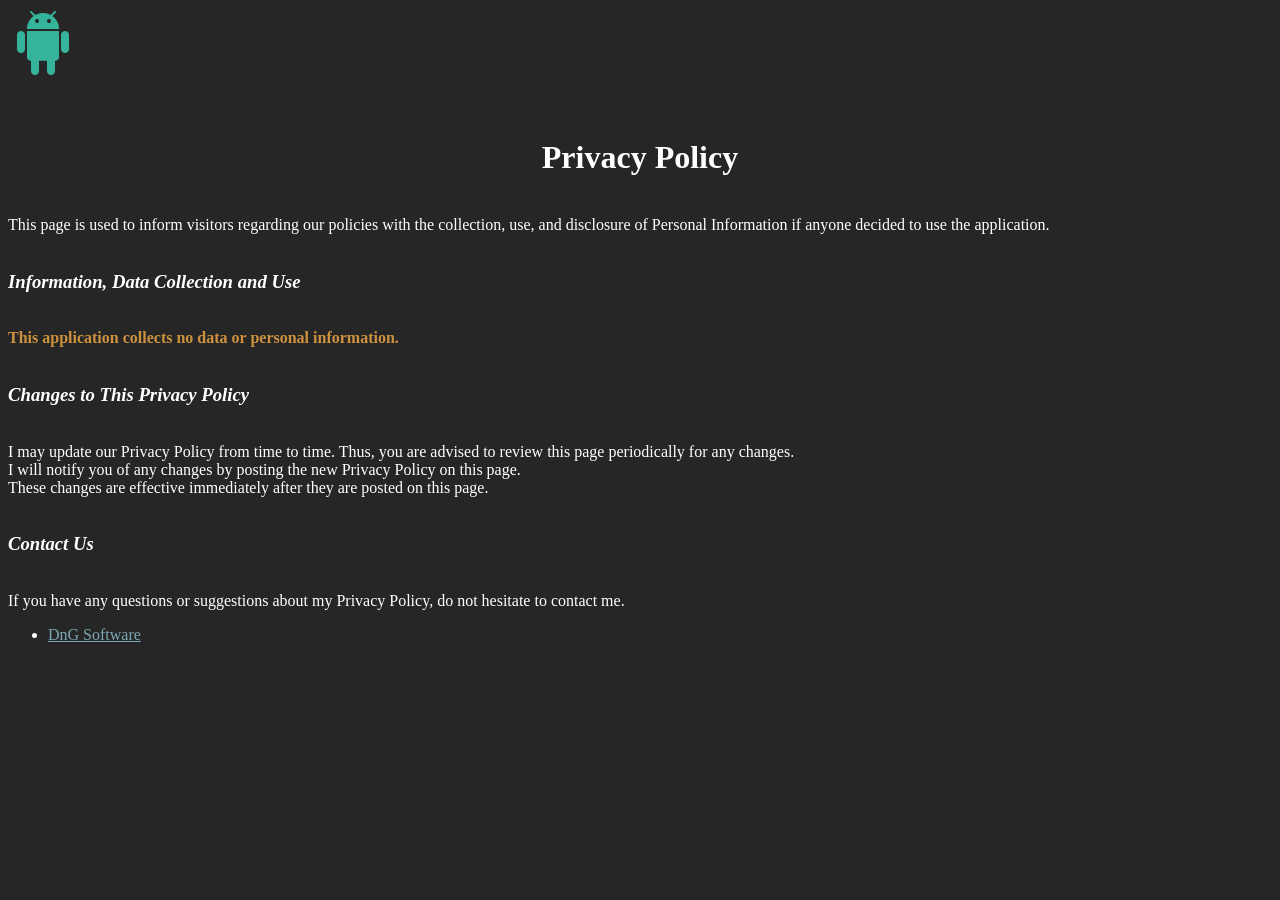
<file: nodata.html>
<!DOCTYPE html>
<html>
<head>
<title>Privacy Policy</title>
<style>
body {
    background-color: #262626;
	color: #ffffff;
}
a:link {
    color: #7ba6b4;
}
a:visited {
    color: #7ba6b4;
}
 a:hover {
    color: red;
}
a:active {
     color: #7ba6b4;
} 
</style>
<script>
function getUrlParameter(sParam)
{
    var sPageURL = window.location.search.substring(1);
    var sURLVariables = sPageURL.split('&');
    for (var i = 0; i < sURLVariables.length; i++) 
    {
        var sParameterName = sURLVariables[i].split('=');
        if (sParameterName[0] == sParam) 
        {
            return sParameterName[1];
        }
    }
}
</script>
</head>

<table>
<tr>
<td><img src="android.png" width="64" height="64"></td>
<td><h1><label id="ap9"></label></h1></td>
</tr>
</table>
<br><br>


<center><h1>Privacy Policy</h1><br></center>

This page is used to inform visitors regarding our policies with the collection, use, and disclosure of Personal Information if anyone decided to use the <b><font color=#ce923e><label id="ap1"></label></font></b> application.<br><br>


<b><em><h3>Information, Data Collection and Use</h3></em></b><br>

<font color=#ce923e><b>This application collects no data or personal information.</b></font>
<br><br>


<b><em><h3>Changes to This Privacy Policy</h3></em></b><br>

I may update our Privacy Policy from time to time. Thus, you are advised to review this page periodically for any changes.<br>
I will notify you of any changes by posting the new Privacy Policy on this page.<br>
These changes are effective immediately after they are posted on this page.<br><br>

<b><em><h3>Contact Us</h3></em></b><br>

If you have any questions or suggestions about my Privacy Policy, do not hesitate to contact me.<br>

<ul><li><a href="dngsoftware@protonmail.com">DnG Software</a></li></ul><br>

<br><br><br>
</body>
<script>
var header = getUrlParameter('app');
header = header.replace("+", " "); 
header = header.replace("%20", " ");
header = header.replace("+", " "); 
header = header.replace("%20", " ");
header = header.replace("+", " "); 
header = header.replace("%20", " ");
document.getElementById('ap1').innerHTML = header;
document.getElementById('ap2').innerHTML = header;
document.getElementById('ap3').innerHTML = header;
document.getElementById('ap4').innerHTML = header;
document.getElementById('ap5').innerHTML = header;
document.getElementById('ap6').innerHTML = header;
document.getElementById('ap7').innerHTML = header;
document.getElementById('ap8').innerHTML = header;
document.getElementById('ap9').innerHTML = header;
</script>
</html>
</file>
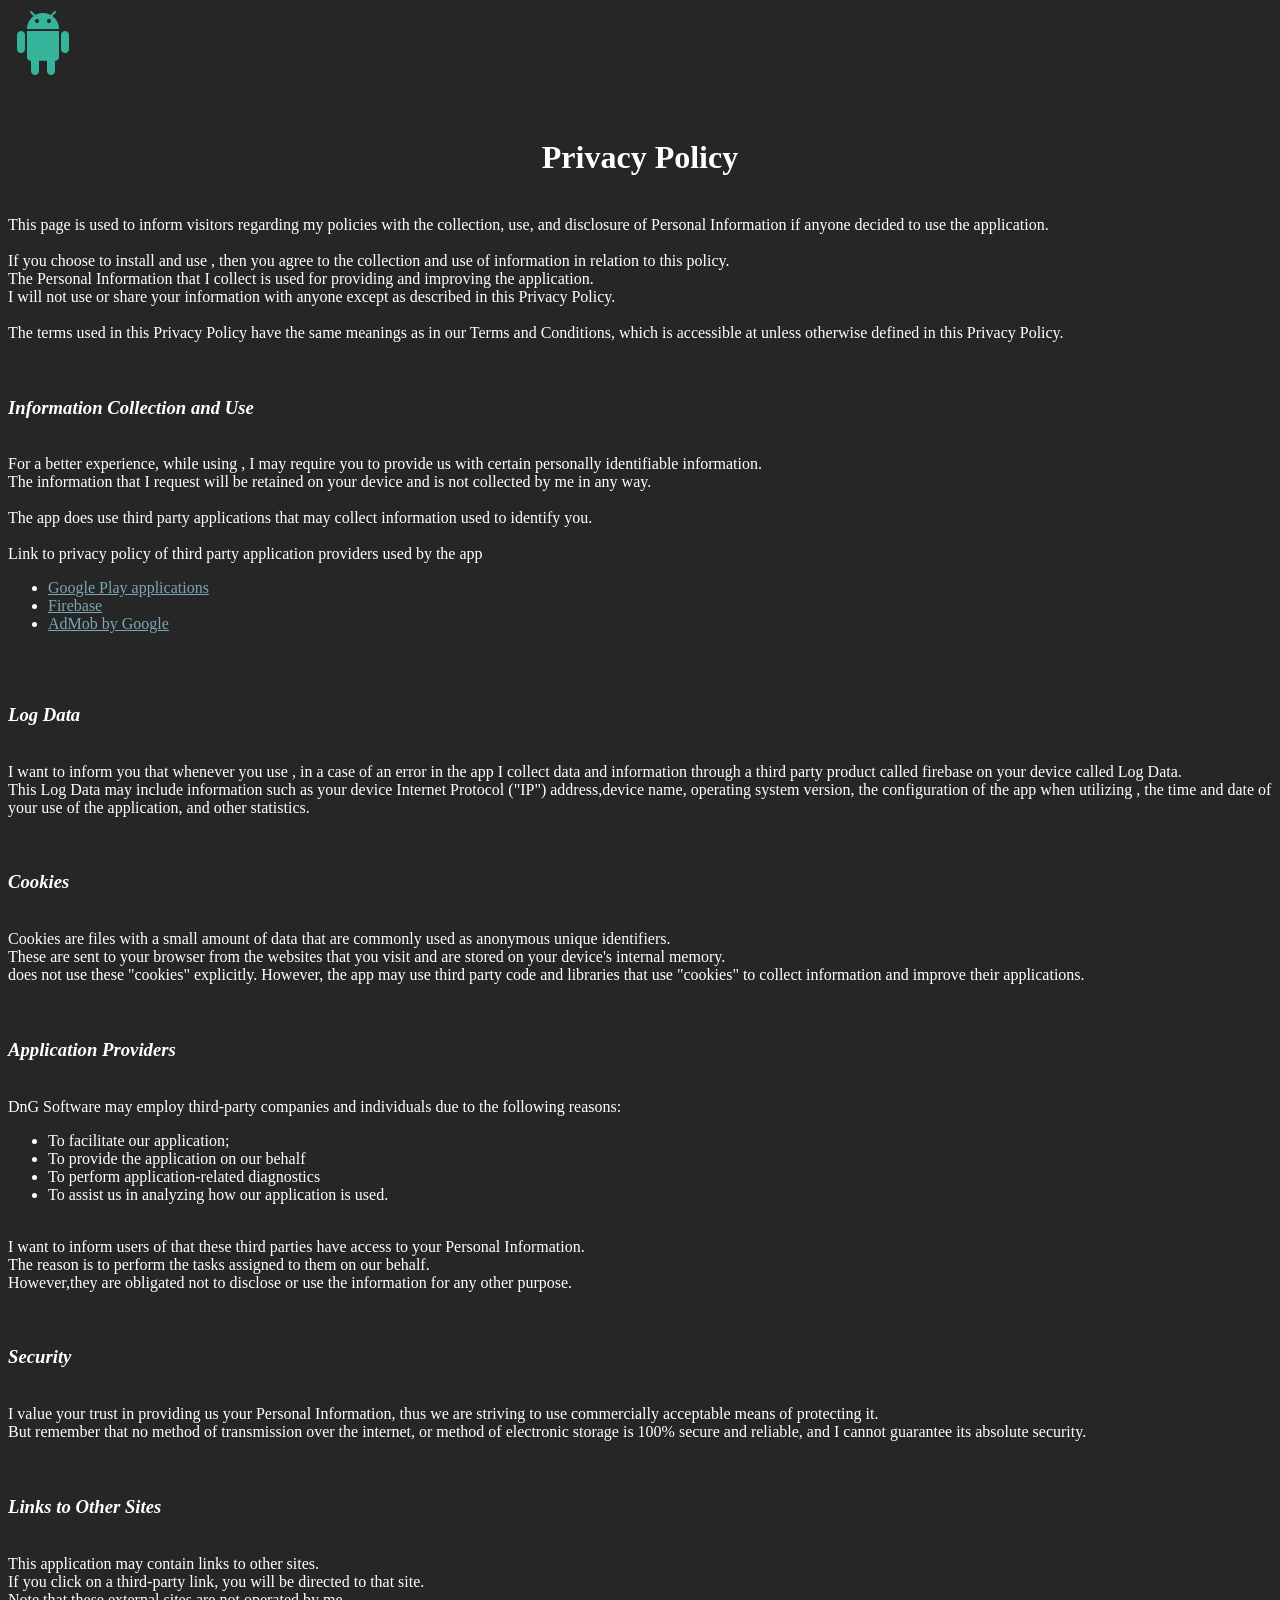
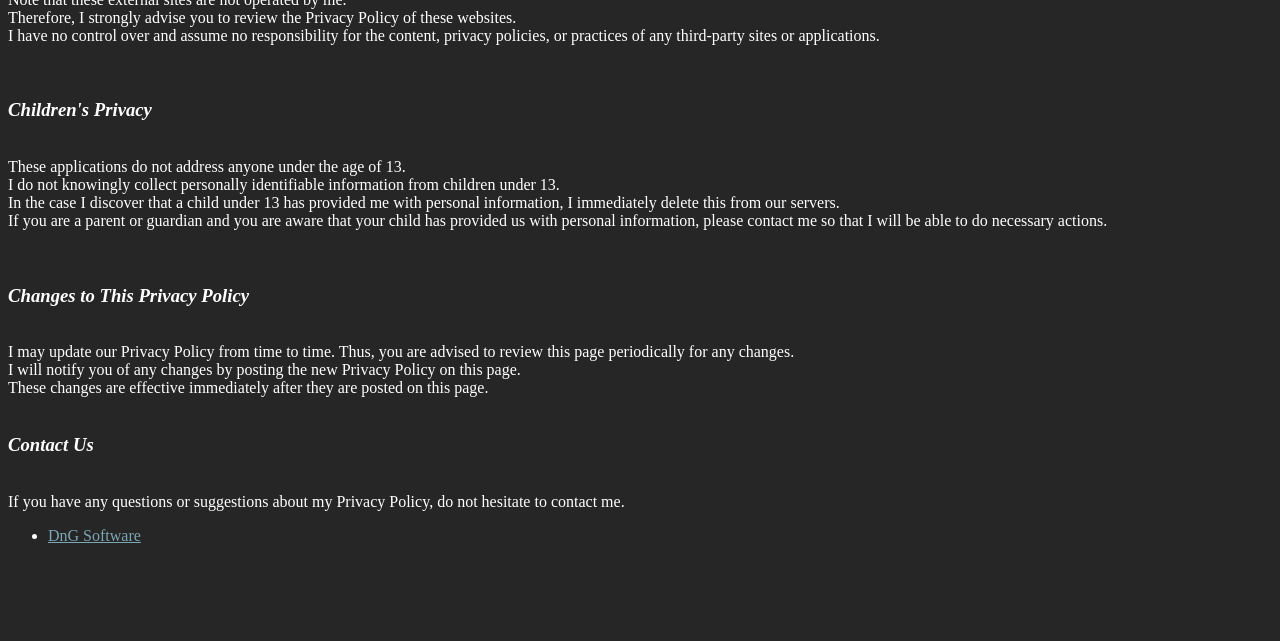
<file: pp.html>
<!DOCTYPE html>
<html>
<head>
<title>Privacy Policy</title>
<style>
body {
    background-color: #262626;
	color: #ffffff;
}
a:link {
    color: #7ba6b4;
}
a:visited {
    color: #7ba6b4;
}
 a:hover {
    color: red;
}
a:active {
     color: #7ba6b4;
} 
</style>
<script>
function getUrlParameter(sParam)
{
    var sPageURL = window.location.search.substring(1);
    var sURLVariables = sPageURL.split('&');
    for (var i = 0; i < sURLVariables.length; i++) 
    {
        var sParameterName = sURLVariables[i].split('=');
        if (sParameterName[0] == sParam) 
        {
            return sParameterName[1];
        }
    }
}
</script>
</head>

<table>
<tr>
<td><img src="android.png" width="64" height="64"></td>
<td><h1><label id="ap9"></label></h1></td>
</tr>
</table>
<br><br>


<center><h1>Privacy Policy</h1><br></center>

This page is used to inform visitors regarding my policies with the collection, use, and disclosure of Personal Information if anyone decided to use the <b><font color=#ce923e><label id="ap1"></label></font></b> application.<br><br>

If you choose to install and use <b><font color=#ce923e><label id="ap2"></label></font></b>, then you agree to the collection and use of information in relation to this policy.<br>
The Personal Information that I collect is used for providing and improving the application.<br>
I will not use or share your information with anyone except as described in this Privacy Policy.<br><br>

The terms used in this Privacy Policy have the same meanings as in our Terms and Conditions, which is accessible at <b><font color=#ce923e><label id="ap3"></label></font></b> unless otherwise defined in this Privacy Policy.<br><br><br>


<b><em><h3>Information Collection and Use</h3></em></b><br>

For a better experience, while using <b><font color=#ce923e><label id="ap4"></label></font></b>, I may require you to provide us with certain personally identifiable information.<br>
The information that I request will be retained on your device and is not collected by me in any way.<br><br>

The app does use third party applications that may collect information used to identify you.<br><br>


Link to privacy policy of third party application providers used by the app<br>
<ul> 
<li><a href="https://policies.google.com/privacy">Google Play applications</a></li>
<li><a href="https://firebase.google.com/support/privacy/">Firebase</a></li>
<li><a href="https://policies.google.com/privacy">AdMob by Google</a></li>
</ul><br><br>


<b><em><h3>Log Data</h3></em></b><br>

I want to inform you that whenever you use <b><font color=#ce923e><label id="ap5"></label></font></b>, in a case of an error in the app I collect data and information through a third party product called firebase on your device called Log Data.<br>
This Log Data may include information such as your device Internet Protocol ("IP") address,device name, operating system version, the configuration of the app when utilizing <b><font color=#ce923e><label id="ap6"></label></font></b>, the time and date of your use of the application, and other statistics.<br><br><br>


<b><em><h3>Cookies</h3></em></b><br>

Cookies are files with a small amount of data that are commonly used as anonymous unique identifiers.<br>
These are sent to your browser from the websites that you visit and are stored on your device's internal memory.<br>

<b><font color=#ce923e><label id="ap7"></label></font></b> does not use these "cookies" explicitly. However, the app may use third party code and libraries that use "cookies" to collect information and improve their applications.<br><br><br> 

<b><em><h3>Application Providers</h3></em></b><br>

DnG Software may employ third-party companies and individuals due to the following reasons:<br>
<ul> 
<li>To facilitate our application;</li>
<li>To provide the application on our behalf</li>
<li>To perform application-related diagnostics</li>
<li>To assist us in analyzing how our application is used.</li>
</ul> <br>


I want to inform users of <b><font color=#ce923e><label id="ap8"></label></font></b> that these third parties have access to your Personal Information.<br>
The reason is to perform the tasks assigned to them on our behalf.<br>
However,they are obligated not to disclose or use the information for any other purpose.<br><br><br> 

<b><em><h3>Security</h3></em></b><br>

I value your trust in providing us your Personal Information, thus we are striving to use commercially acceptable means of protecting it.<br>
But remember that no method of transmission over the internet, or method of electronic storage is 100% secure and reliable, and I cannot guarantee its absolute security.<br><br><br> 

<b><em><h3>Links to Other Sites</h3></em></b><br>

This application may contain links to other sites.<br> 
If you click on a third-party link, you will be directed to that site.<br> 
Note that these external sites are not operated by me.<br> 
Therefore, I strongly advise you to review the Privacy Policy of these websites.<br> 
I have no control over and assume no responsibility for the content, privacy policies, or practices of any third-party sites or applications.<br><br><br> 

<b><em><h3>Children's Privacy</h3></em></b><br>

These applications do not address anyone under the age of 13.<br> 
I do not knowingly collect personally identifiable information from children under 13.<br>
In the case I discover that a child under 13 has provided me with personal information, I immediately delete this from our servers.<br>
If you are a parent or guardian and you are aware that your child has provided us with personal information, please contact me so that I will be able to do necessary actions.<br><br> <br> 

<b><em><h3>Changes to This Privacy Policy</h3></em></b><br>

I may update our Privacy Policy from time to time. Thus, you are advised to review this page periodically for any changes.<br>
I will notify you of any changes by posting the new Privacy Policy on this page.<br>
These changes are effective immediately after they are posted on this page.<br><br>

<b><em><h3>Contact Us</h3></em></b><br>

If you have any questions or suggestions about my Privacy Policy, do not hesitate to contact me.<br>

<ul><li><a href="mailto:somecant@iprimus.com.au">DnG Software</a></li></ul><br>

<br><br><br>
</body>
<script>
var header = getUrlParameter('app');
header = header.replace("+", " "); 
header = header.replace("%20", " ");
header = header.replace("+", " "); 
header = header.replace("%20", " ");
header = header.replace("+", " "); 
header = header.replace("%20", " ");
document.getElementById('ap1').innerHTML = header;
document.getElementById('ap2').innerHTML = header;
document.getElementById('ap3').innerHTML = header;
document.getElementById('ap4').innerHTML = header;
document.getElementById('ap5').innerHTML = header;
document.getElementById('ap6').innerHTML = header;
document.getElementById('ap7').innerHTML = header;
document.getElementById('ap8').innerHTML = header;
document.getElementById('ap9').innerHTML = header;
</script>
</html>
</file>
